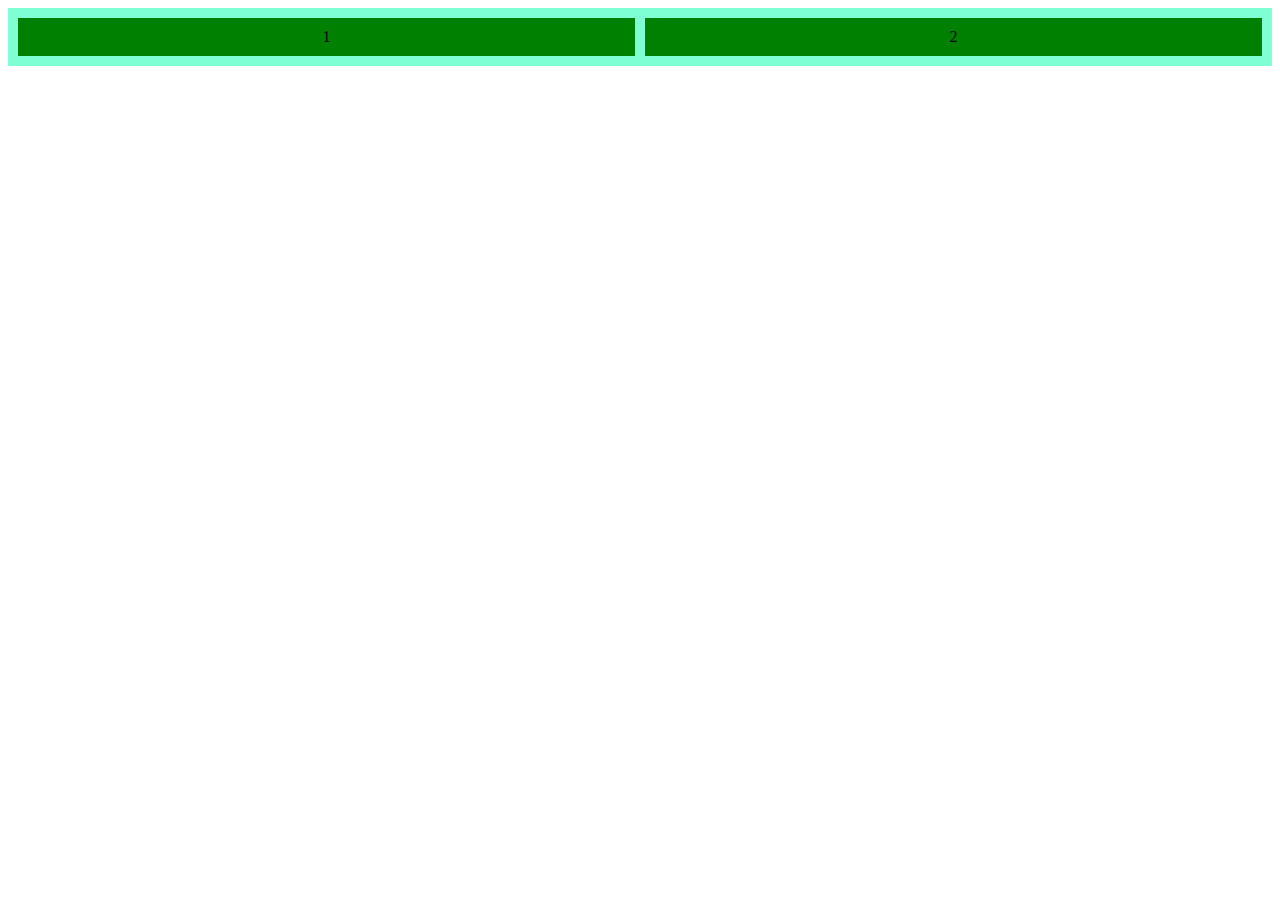
<file: projects/css-grid/index.html>
<!DOCTYPE html>
<html lang="es">
<head>
    <meta charset="UTF-8">
    <meta name="viewport" content="width=device-width, initial-scale=1.0">
    <title>CSS Grid</title>

    <link rel="stylesheet" href="css/estilos.css">
</head>
<body>
    <section>
        <div>1</div>
        <div>2</div>
    </section>
</body>
</html>
</file>
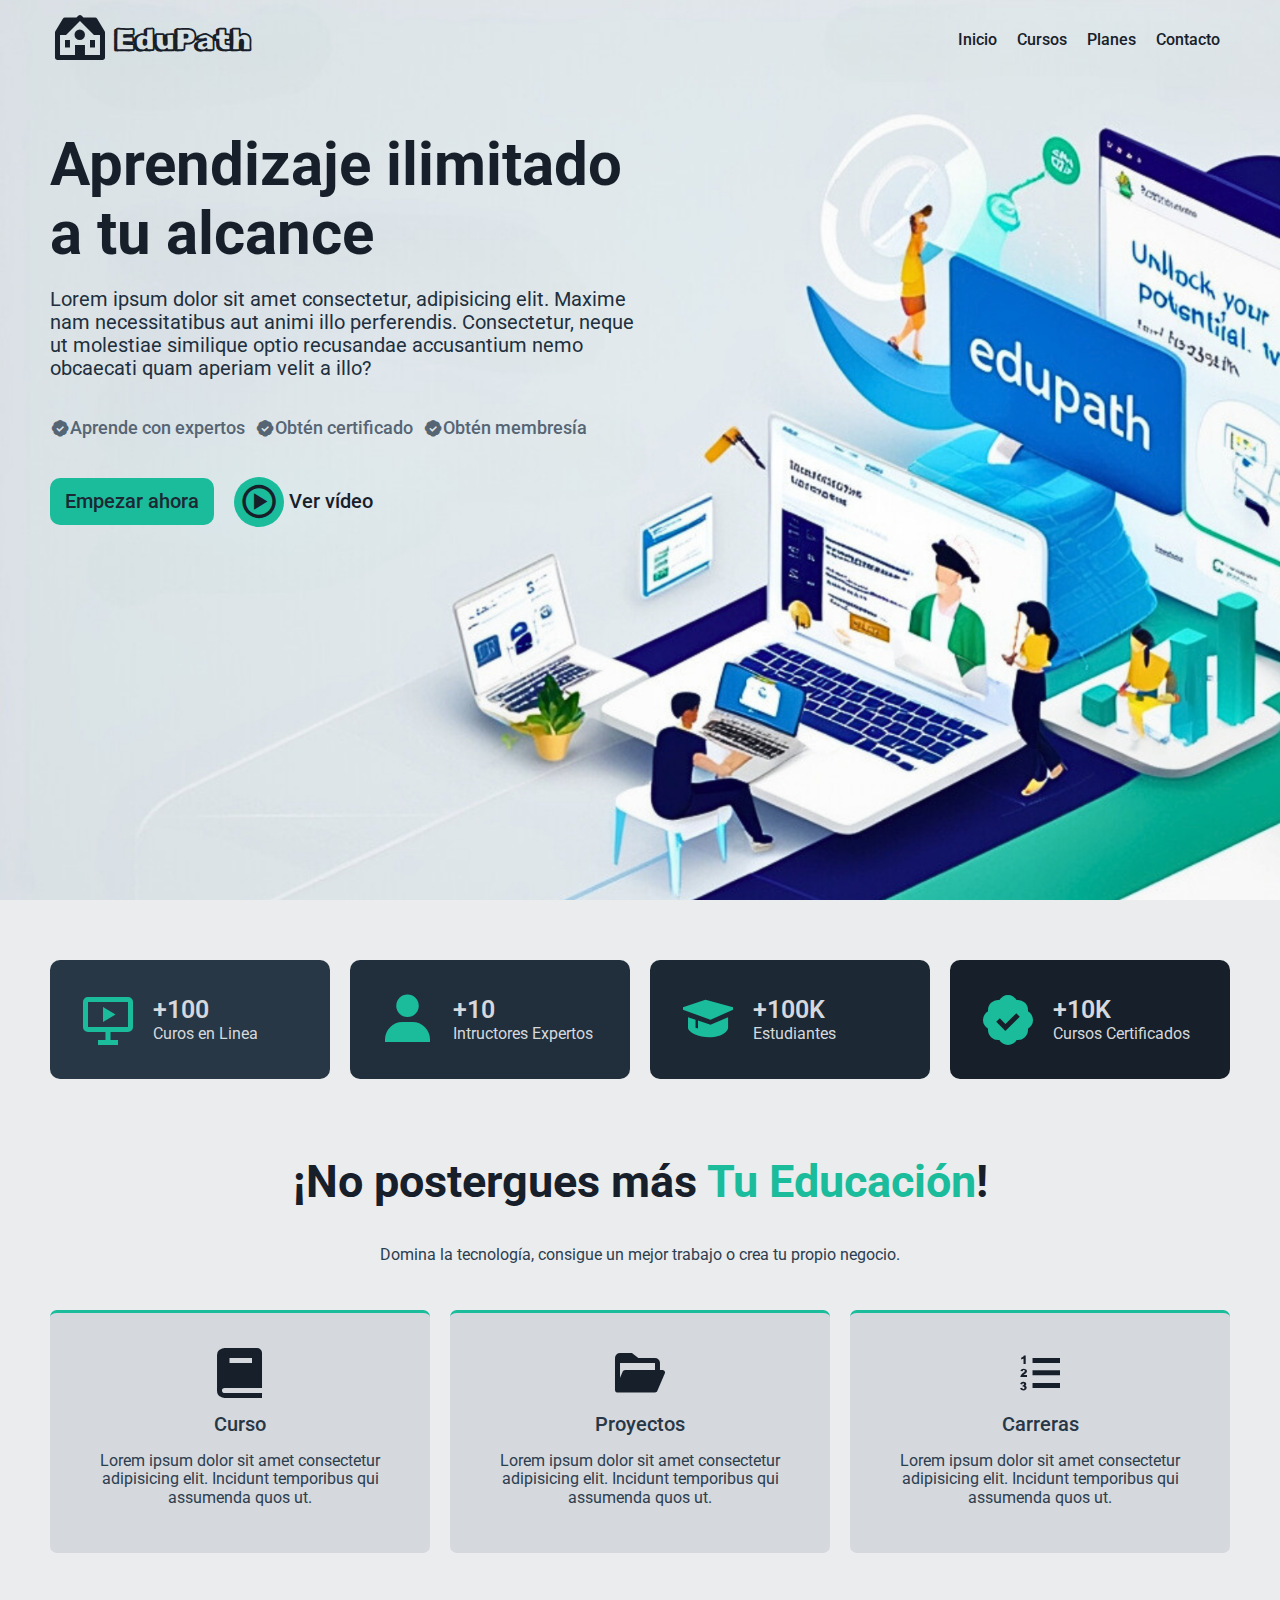
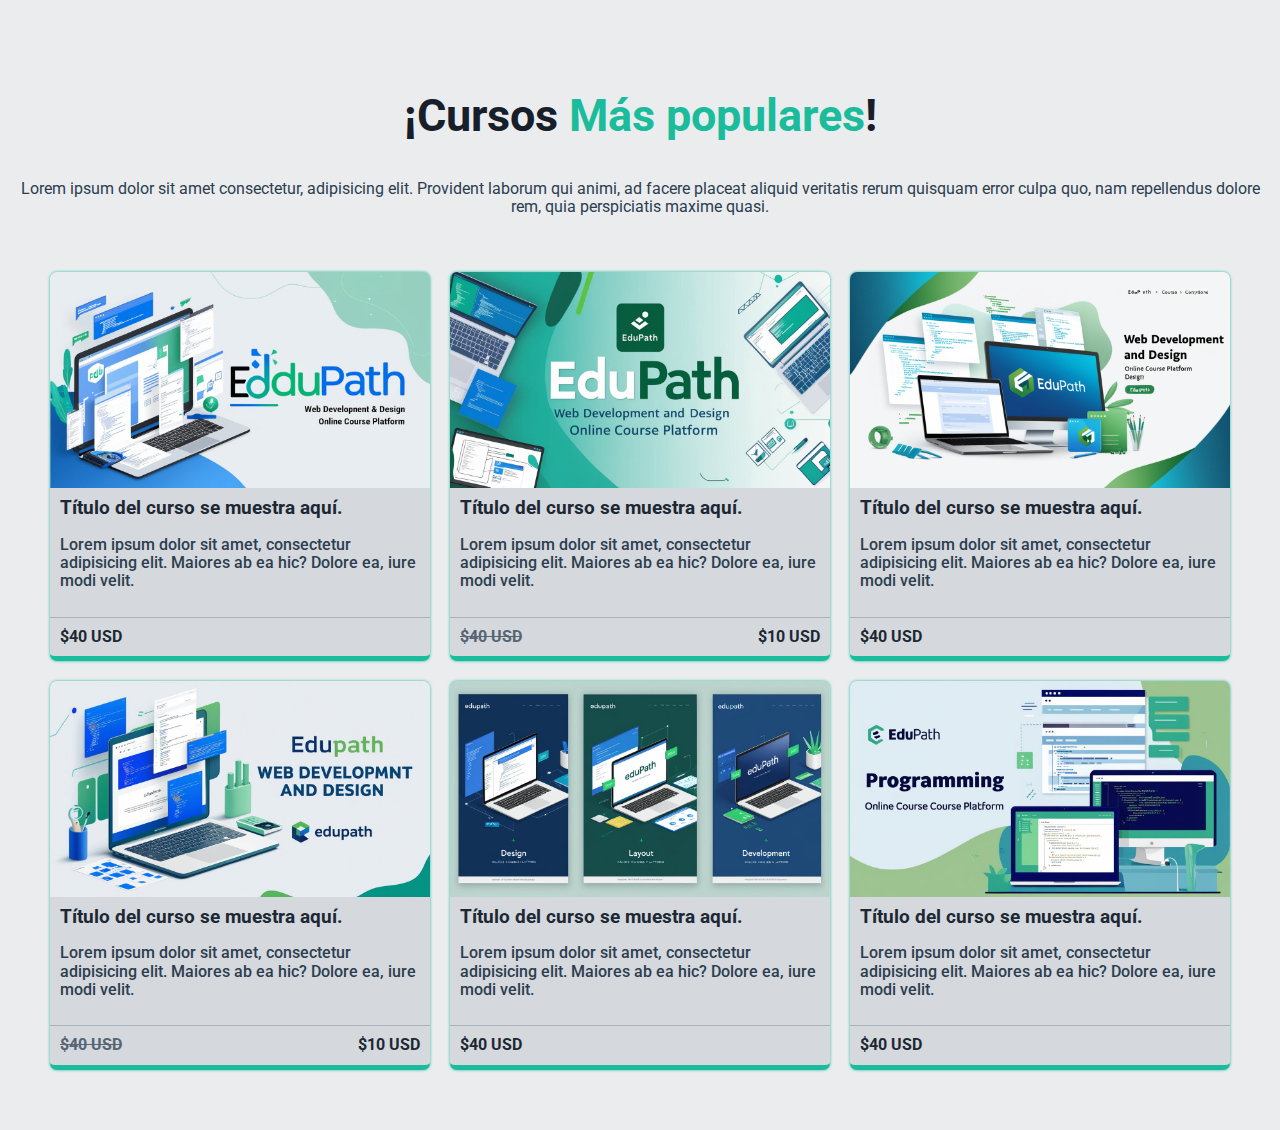
<file: projects/edu-path/index.html>
<!DOCTYPE html>
<html lang="es">

<head>
    <meta charset="UTF-8">
    <meta name="viewport" content="width=device-width, initial-scale=1.0">
    <title>Edu Path</title>

    <link rel="preconnect" href="https://fonts.googleapis.com">
    <link rel="preconnect" href="https://fonts.gstatic.com" crossorigin>
    <link
        href="https://fonts.googleapis.com/css2?family=Roboto:ital,wght@0,100;0,300;0,400;0,500;0,700;0,900;1,100;1,300;1,400;1,500;1,700;1,900&family=Rubik+Doodle+Shadow&display=swap"
        rel="stylesheet">

    <link href='https://unpkg.com/boxicons@2.1.4/css/boxicons.min.css' rel='stylesheet'>
    <link rel="stylesheet" href="styles/mormalize.css">

    <link rel="stylesheet" href="styles/main.css">
</head>

<body>

    <header class="header">
        <div class="header__container">
            <nav class="header__navbar navbar">
                <a href="" class="navbar__logo logo">
                    <i class="bx bxs-institution logo__icon"></i>
                    <span class="logo__text">EduPath</span>
                </a>

                <input type="checkbox" name="" id="menu-toggle" hidden>
                <label for="menu-toggle" class="navbar__menu-btn menu-btn">
                    <span class="menu-btn__line menu-btn__line--1"></span>
                    <span class="menu-btn__line menu-btn__line--2"></span>
                    <span class="menu-btn__line menu-btn__line--3"></span>
                </label>

                <div class="navbar__menu menu">
                    <a href="" class="menu__link">Inicio</a>
                    <a href="" class="menu__link">Cursos</a>
                    <a href="" class="menu__link">Planes</a>
                    <a href="" class="menu__link">Contacto</a>
                </div>
            </nav>

            <section class="header__intro intro">
                <h1 class="intro__title">Aprendizaje ilimitado a tu alcance</h1>
                <p class="intro__desc">
                    Lorem ipsum dolor sit amet consectetur, adipisicing elit. Maxime nam necessitatibus aut animi illo perferendis. Consectetur, neque ut molestiae similique optio recusandae accusantium nemo obcaecati quam aperiam velit a illo?
                </p>

                <div class="intro__features features">
                    <p class="features__item">
                        <i class="bx bxs-badge-check"></i>
                        <span>Aprende con expertos</span>
                    </p>
                    <p class="features__item">
                        <i class="bx bxs-badge-check"></i>
                        <span>Obtén certificado</span>
                    </p>
                    <p class="features__item">
                        <i class="bx bxs-badge-check"></i>
                        <span>Obtén membresía</span>
                    </p>
                </div>

                <div class="intro__actions actions">
                    <a href="" class="actions__start-button">Empezar ahora</a>
                    <button class="actions__play-btn play-btn">
                        <i class="bx bx-play-circle play-btn__icon"></i>
                        <span class="play-btn__text">Ver vídeo</span>
                    </button>
                </div>
            </section>
        </div>
    </header>

    <section class="overview">
        <div class="overview__container">

            <div class="overview__stats stats">
                <div class="stats__item stats__item--bg1">
                    <i class="bx bx-slideshow stats__icon"></i>
                    <p class="stats__text">
                        <span class="stats__number">+100</span>
                        <span class="stats__label">Curos en  Linea</span>
                    </p>
                </div>
                <div class="stats__item stats__item--bg2">
                    <i class='bx bxs-user stats__icon'></i>
                    <p class="stats__text">
                        <span class="stats__number">+10</span>
                        <span class="stats__label">Intructores Expertos</span>
                    </p>
                </div>
                <div class="stats__item stats__item--bg3">
                    <i class='bx bxs-graduation stats__icon'></i>
                    <p class="stats__text">
                        <span class="stats__number">+100K</span>
                        <span class="stats__label">Estudiantes</span>
                    </p>
                </div>

                <div class="stats__item stats__item--bg4">
                    <i class='bx bxs-badge-check stats__icon'></i>
                    <p class="stats__text">
                        <span class="stats__number">+10K</span>
                        <span class="stats__label">Cursos Certificados</span>
                    </p>
                </div>
            </div>

            <div class="overview__education education">
                <h2 class="education__title2">
                    ¡No postergues más 
                    <span class="education__title2-color">Tu Educación</span>!
                </h2>
                <p class="education__desc1">
                    Domina la tecnología, consigue un mejor trabajo o crea tu propio negocio.
                </p>

                <div class="education__content">
                    <div class="education__item">
                        <i class='bx bxs-book education__icon'></i>
                        <h4 class="education__item-title">Curso</h4>
                        <p class="education__item-desc">Lorem ipsum dolor sit amet consectetur adipisicing elit. Incidunt
                            temporibus qui assumenda quos ut.</p>
                    </div>

                    <div class="education__item">
                        <i class='bx bxs-folder-open education__icon'></i>
                        <h4 class="education__item-title">Proyectos</h4>
                        <p class="education__item-desc">Lorem ipsum dolor sit amet consectetur adipisicing elit. Incidunt
                            temporibus qui assumenda quos ut.</p>
                    </div>

                    <div class="education__item">
                        <i class='bx bx-list-ol education__icon'></i>
                        <h4 class="education__item-title">Carreras</h4>
                        <p class="education__item-desc">Lorem ipsum dolor sit amet consectetur adipisicing elit. Incidunt
                            temporibus qui assumenda quos ut.</p>
                    </div>
                </div>
            </div>

        </div>
    </section>

    <section class="courses">
        <h2 class="courses__title2">
            ¡Cursos 
            <span class="courses__title2-color">Más populares</span>!
        </h2>
        <p class="courses__desc1">
            Lorem ipsum dolor sit amet consectetur, adipisicing elit. Provident laborum qui animi, ad facere placeat aliquid veritatis rerum quisquam error culpa quo, nam repellendus dolore rem, quia perspiciatis maxime quasi.
        </p>

        <div class="courses__container">
            <a href="" class="courses__couese course">
                <img src="images/course-01.jpg" alt="Imagen de curso" class="course__image">
                <div class="course__text">
                    <h3 class="course__title">Título del curso se muestra aquí.</h3>
                    <p class="course__desc">Lorem ipsum dolor sit amet, consectetur adipisicing elit. Maiores ab ea hic? Dolore ea, iure
                        modi velit.</p>
                </div>
                <div class="course__footer">
                    <p class="course__price">$40 USD</p>
                </div>
            </a>
            <a href="" class="courses__couese course">
                <img src="images/course-02.jpg" alt="Imagen de curso" class="course__image">
                <div class="course__text">
                    <h3 class="course__title">Título del curso se muestra aquí.</h3>
                    <p class="course__desc">Lorem ipsum dolor sit amet, consectetur adipisicing elit. Maiores ab ea hic? Dolore ea, iure
                        modi velit.</p>
                </div>
                <div class="course__footer">
                    <p class="course__price course__price--line">$40 USD</p>
                    <p class="course__price">$10 USD</p>
                </div>
            </a>
            <a href="" class="courses__couese course">
                <img src="images/course-03.jpg" alt="Imagen de curso" class="course__image">
                <div class="course__text">
                    <h3 class="course__title">Título del curso se muestra aquí.</h3>
                    <p class="course__desc">Lorem ipsum dolor sit amet, consectetur adipisicing elit. Maiores ab ea hic? Dolore ea, iure
                        modi velit.</p>
                </div>
                <div class="course__footer">
                    <p class="course__price">$40 USD</p>
                </div>
            </a>
            <a href="" class="courses__couese course">
                <img src="images/course-04.jpg" alt="Imagen de curso" class="course__image">
                <div class="course__text">
                    <h3 class="course__title">Título del curso se muestra aquí.</h3>
                    <p class="course__desc">Lorem ipsum dolor sit amet, consectetur adipisicing elit. Maiores ab ea hic? Dolore ea, iure
                        modi velit.</p>
                </div>
                <div class="course__footer">
                    <p class="course__price course__price--line">$40 USD</p>
                    <p class="course__price">$10 USD</p>
                </div>
            </a>
            <a href="" class="courses__couese course">
                <img src="images/course-05.jpg" alt="Imagen de curso" class="course__image">
                <div class="course__text">
                    <h3 class="course__title">Título del curso se muestra aquí.</h3>
                    <p class="course__desc">Lorem ipsum dolor sit amet, consectetur adipisicing elit. Maiores ab ea hic? Dolore ea, iure
                        modi velit.</p>
                </div>
                <div class="course__footer">
                    <p class="course__price">$40 USD</p>
                </div>
            </a>
            <a href="" class="courses__couese course">
                <img src="images/course-06.jpg" alt="Imagen de curso" class="course__image">
                <div class="course__text">
                    <h3 class="course__title">Título del curso se muestra aquí.</h3>
                    <p class="course__desc">Lorem ipsum dolor sit amet, consectetur adipisicing elit. Maiores ab ea hic? Dolore ea, iure
                        modi velit.</p>
                </div>
                <div class="course__footer">
                    <p class="course__price">$40 USD</p>
                </div>
            </a>

        </div>
    </section>

</body>

</html>
</file>
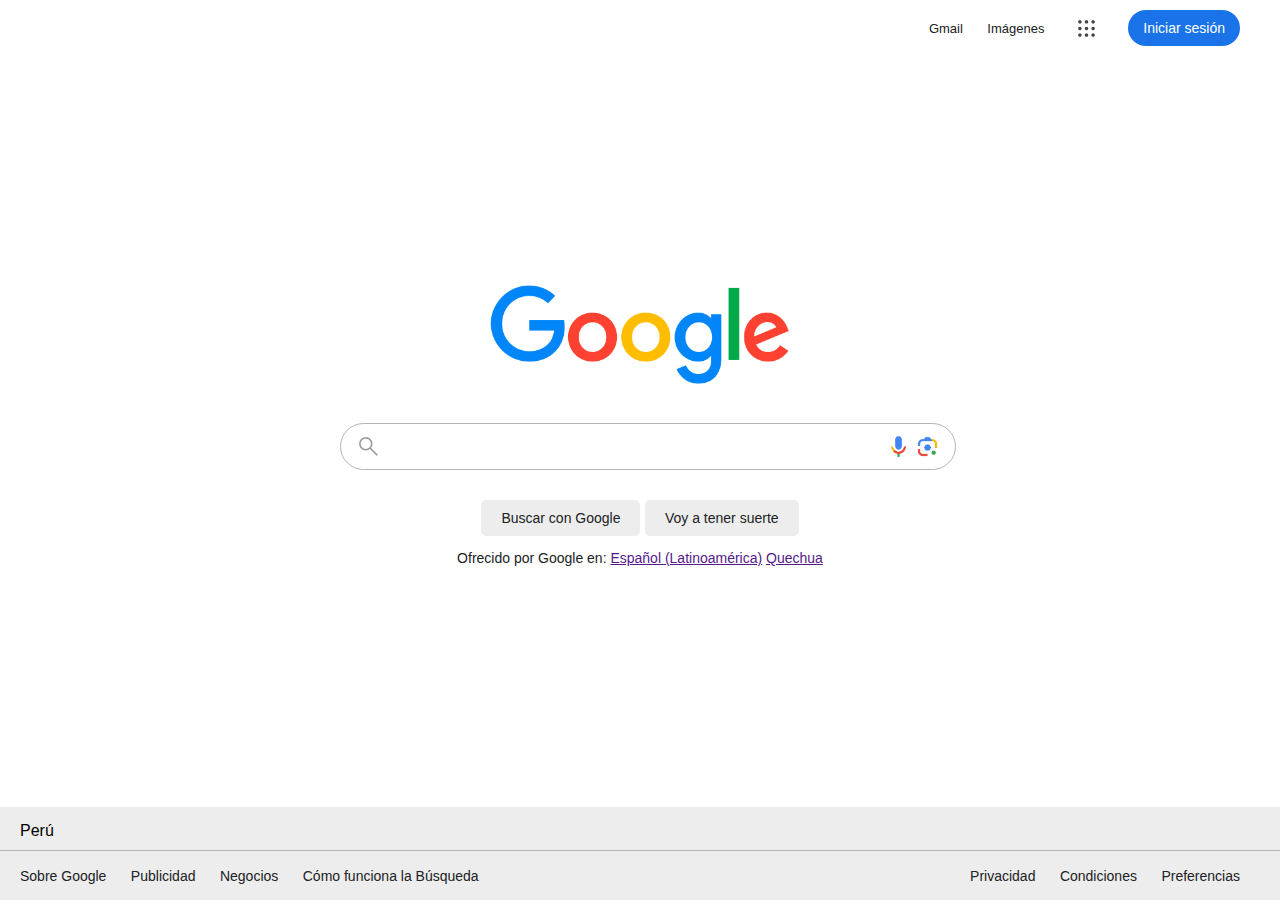
<file: projects/google-clone/index.html>
<!DOCTYPE html>
<html lang="es">
<head>
    <meta charset="UTF-8">
    <meta name="viewport" content="width=device-width, initial-scale=1.0">
    <title>Google Clone</title>

    <link rel="stylesheet" href="css/estilos.css">
</head>
<body>
    
    
    <header>
        <nav>
            <a href="" class="nav-link">Gmail</a>
            <a href="" class="nav-link">Imágenes</a>
            <a href="" class="nav-apps">
                <img src="img/apps-icon.png" alt="" width="25">
            </a>
            <a href="" class="nav-login">Iniciar sesión</a>
        </nav>
    </header>
    
    <main>
        <section class="logo">
            <img src="img/logo-google.png" alt="Logo de Google" width="300">
        </section>
        <section class="buscador-bar">
            <form action="">
                <label class="label-buscador">
                    <img src="img/search-icon.png" alt="Icono de buscar" width="25" class="icon-buscar">
                    <input type="text" name="buscar" id="buscar">
                    <div>
                        <a href="">
                            <img src="img/mic-icon.png" alt="Icono de micri" width="25">
                        </a>
                        <a href="">
                            <img src="img/camera-icon.png" alt="Icono de camara" width="25">
                        </a>
                    </div>
                    
                </label>
            </form>
        </section>
        <section class="botones">
            <button>Buscar con Google</button>
            <button>Voy a tener suerte</button>
            <p>
                Ofrecido por Google en:
                <a href="">Español (Latinoamérica)</a>
                <a href="">Quechua</a>
            </p>
        </section>
    </main>

    <footer>
        <div class="pais">Perú</div>
        <div class="footer-links">
            <ul>
                <li><a href="">Sobre Google</a></li>
                <li><a href="">Publicidad</a></li>
                <li><a href="">Negocios</a></li>
                <li><a href="">Cómo funciona la Búsqueda</a></li>
            </ul>

            <ul>
                <li><a href="">Privacidad</a></li>
                <li><a href="">Condiciones</a></li>
                <li><a href="">Preferencias</a></li>
            </ul>
        </div>
    </footer>

</body>
</html>
</file>
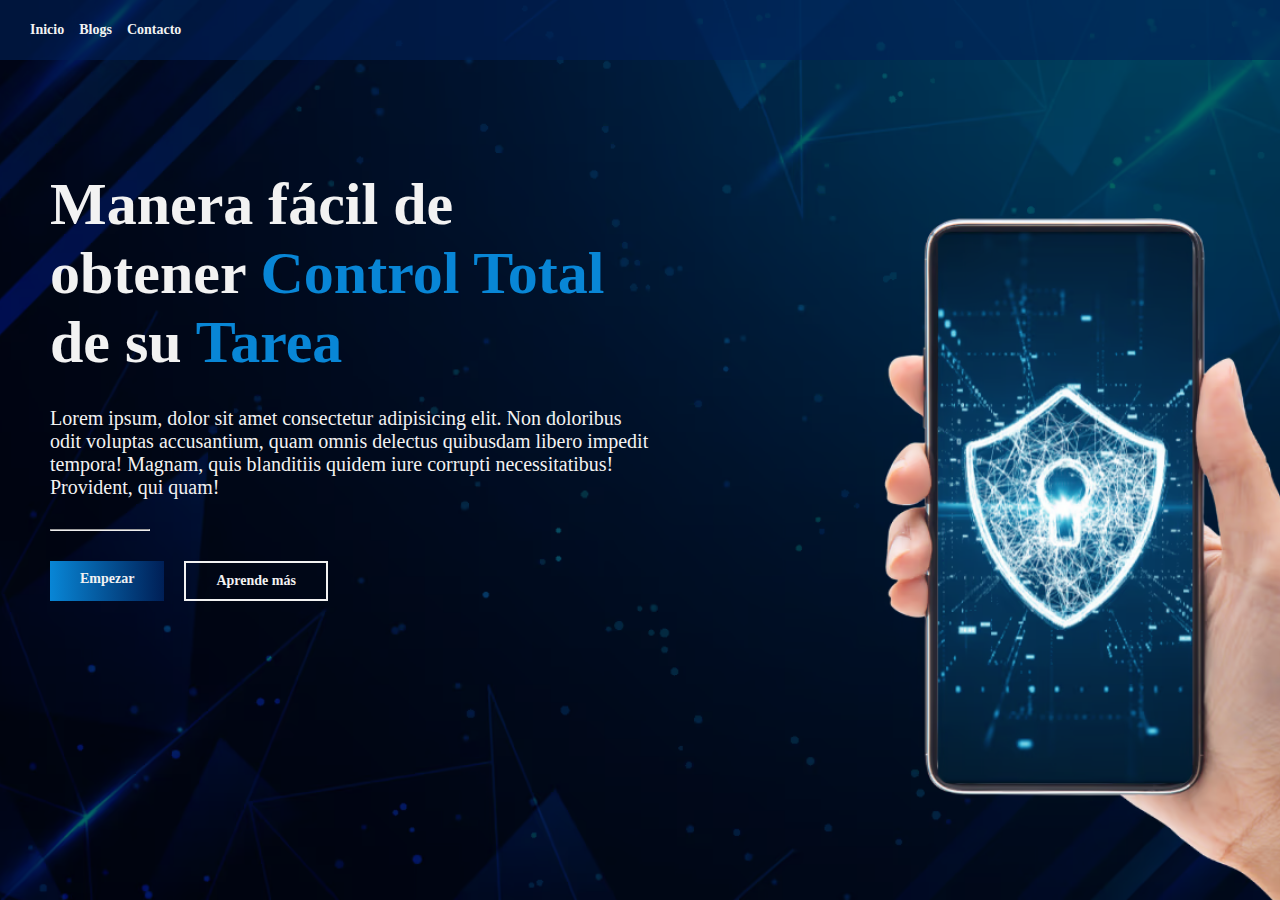
<file: projects/hero-responsive/index.html>
<!DOCTYPE html>
<html lang="es">

<head>
    <meta charset="UTF-8">
    <meta name="viewport" content="width=device-width, initial-scale=1.0">
    <title>Hero - Responsive</title>

    <link rel="stylesheet" href="estilos.css">
</head>

<body>
    <header class="header">
        <picture>
            <source media="(min-width: 900px)" 
            srcset="img/Prototype.avif 1x, img/Prototype.webp 1x, img/Prototype.png 1x" 
            sizes="100vw">

            <source srcset="img/Prototype-600.avif 1x, img/Prototype-600.webp 1x, img/Prototype-600.png 1x"
            sizes="100vw">

            <img src="img/Prototype-600.png" alt="Imagen de fondo">

        </picture>

        <nav class="navbar">
            <a href="">Inicio</a>
            <a href="">Blogs</a>
            <a href="">Contacto</a>
        </nav>

        <section class="hero">
            <div class="hero-content">
                <h1>Manera fácil de obtener
                    <span>Control Total</span> de su
                    <span>Tarea</span>
                </h1>
                <p>
                    Lorem ipsum, dolor sit amet consectetur adipisicing elit. Non doloribus odit voluptas accusantium, quam omnis delectus quibusdam libero impedit tempora! Magnam, quis blanditiis quidem iure corrupti necessitatibus! Provident, qui quam!
                </p>

                <hr>

                <div class="buttons">
                    <a href="" class="btn-primary">Empezar</a>
                    <a href="" class="btn-secondary">Aprende más</a>
                </div>
            </div>
        </section>
    </header>
</body>

</html>
</file>
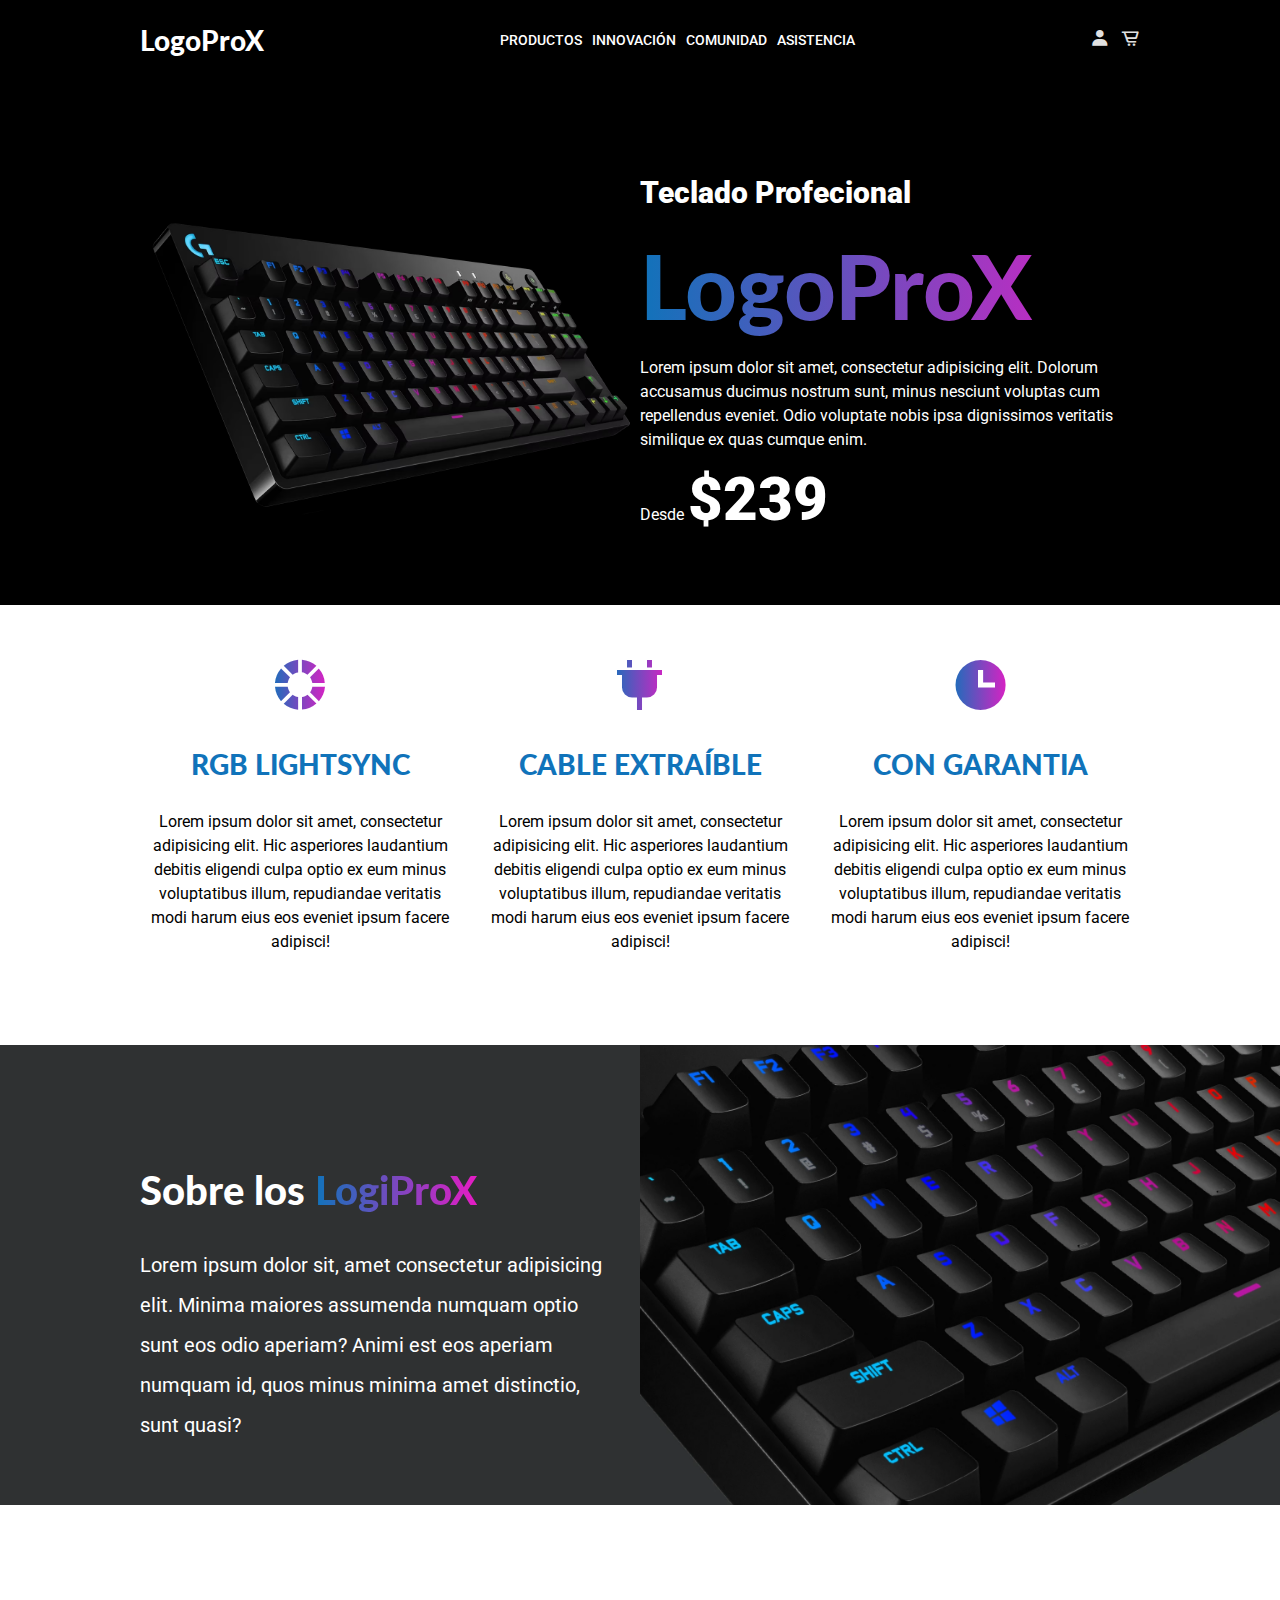
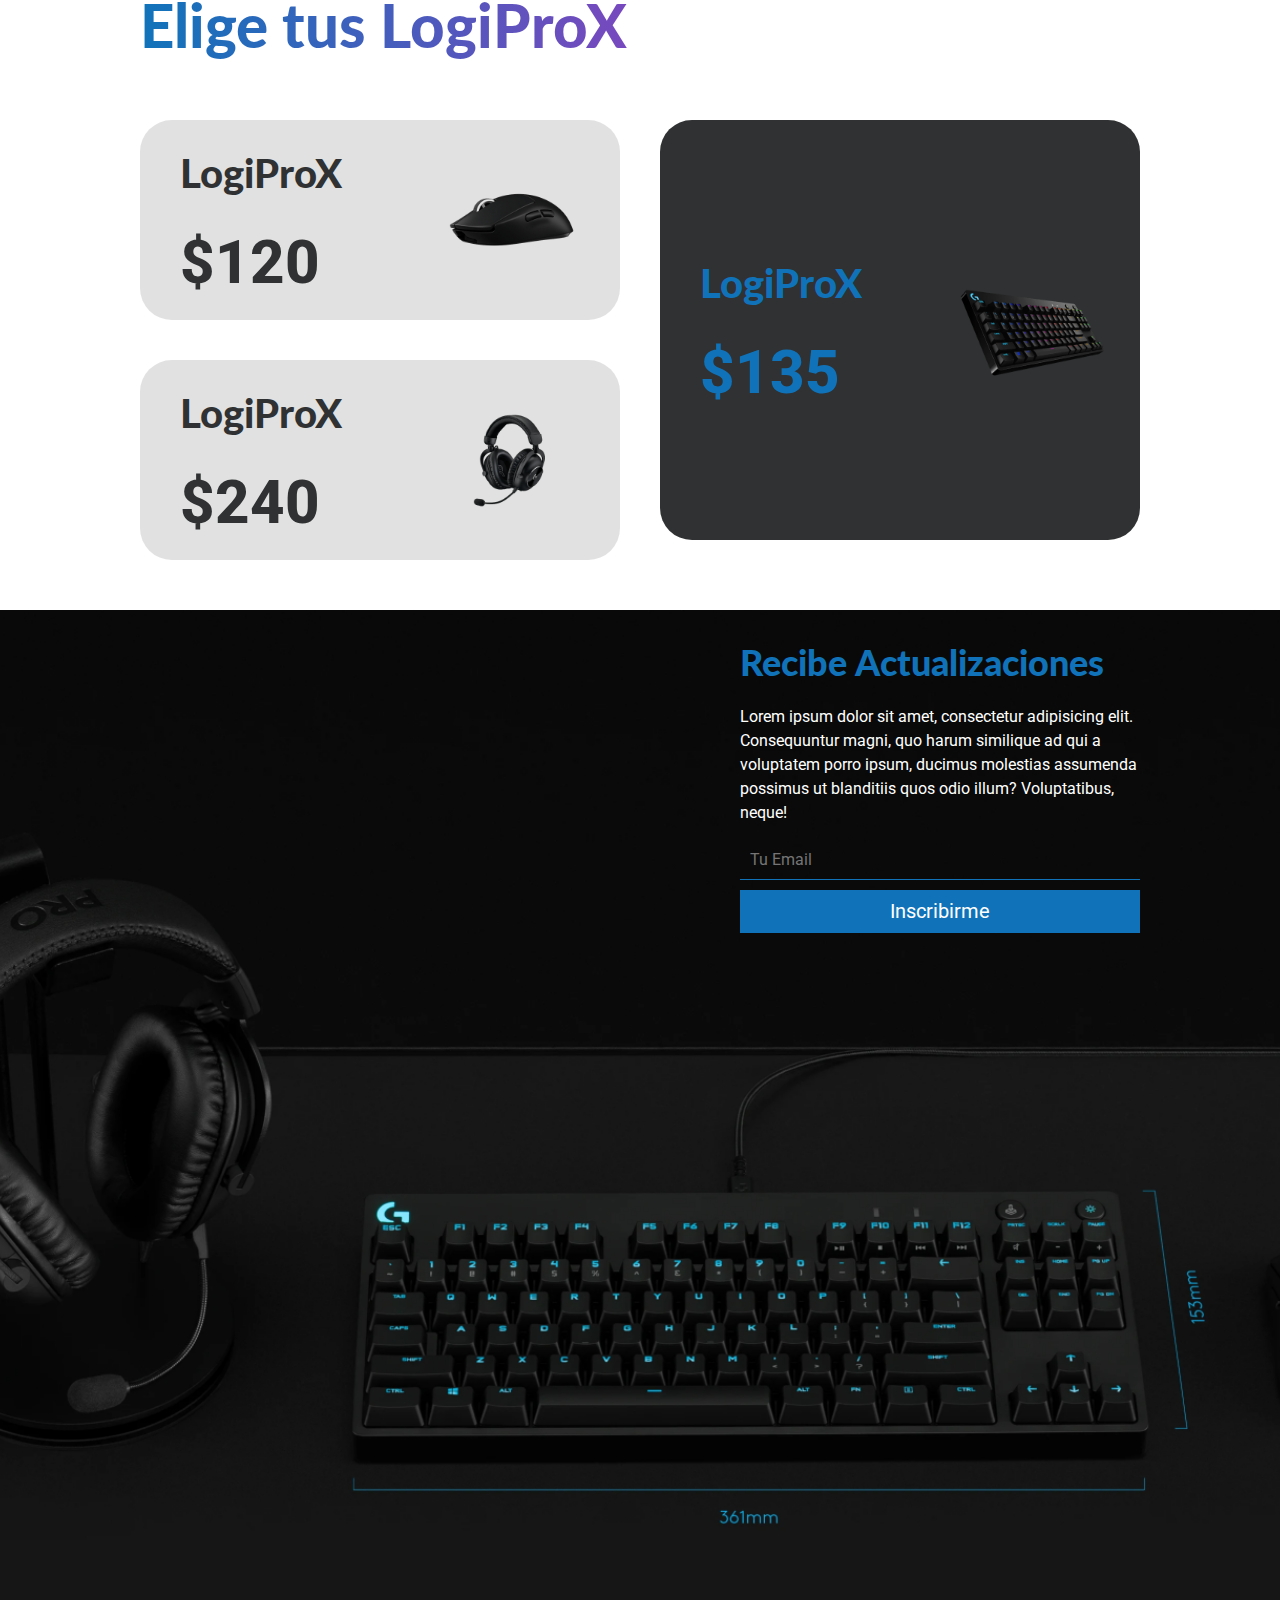
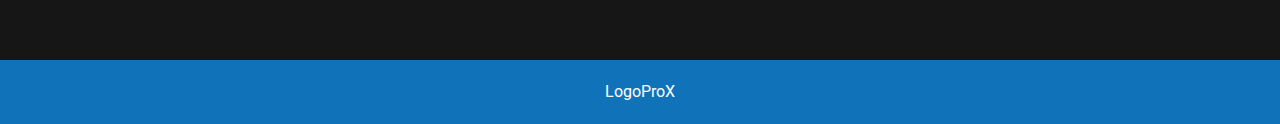
<file: projects/logi-pro-x/index.html>
<!DOCTYPE html>
<html lang="es">

<head>
    <meta charset="UTF-8">
    <meta name="viewport" content="width=device-width, initial-scale=1.0">
    <title>LogoProX</title>



    <link rel="preconnect" href="https://fonts.googleapis.com">
    <link rel="preconnect" href="https://fonts.gstatic.com" crossorigin>
    <link
        href="https://fonts.googleapis.com/css2?family=Lato:ital,wght@0,100;0,300;0,400;0,700;0,900;1,100;1,300;1,400;1,700;1,900&family=Roboto:ital,wght@0,100;0,300;0,400;0,500;0,700;0,900;1,100;1,300;1,400;1,500;1,700;1,900&display=swap"
        rel="stylesheet">

    <link href='https://unpkg.com/boxicons@2.1.4/css/boxicons.min.css' rel='stylesheet'>


    <link rel="stylesheet" href="css/normalize.css">
    <link rel="stylesheet" href="css/styles.css">
</head>

<body>
    <header class="header">
        <nav class="navbar container">
            <a href="" class="navbar-logo">
                <h2>LogoProX</h2>
            </a>
            <div class="navbar-menu" popover id="mymenu">
                <a href="">PRODUCTOS</a>
                <a href="">INNOVACIÓN</a>
                <a href="">COMUNIDAD</a>
                <a href="">ASISTENCIA</a>
            </div>
            <div class="navbar-btns">
                <a href=""><i class='bx bxs-user'></i></a>
                <a href=""><i class='bx bx-cart-alt'></i></a>
            </div>

            <button popovertarget="mymenu">Menu</button>
        </nav>
        <section class="header-content container">
            <div class="header-img">
                <picture>
                    <source srcset="img/logi-pro-x.avif" type="image/avif">
                    <source srcset="img/logi-pro-x.webp" type="image/webp">
                    <img src="img/logi-pro-x.png" alt="Imagen de un teclado" width="500">
                </picture>
            </div>
            <div class="header-text">
                <p class="product-slogan">Teclado Profecional</p>
                <h1 class="product-name purple-gradiente">LogoProX</h1>
                <p class="product-desc">
                    Lorem ipsum dolor sit amet, consectetur adipisicing elit. Dolorum accusamus ducimus nostrum sunt,
                    minus nesciunt voluptas cum repellendus eveniet. Odio voluptate nobis ipsa dignissimos veritatis
                    similique ex quas cumque enim.
                </p>
                <p class="product-price">Desde <span>$239</span></p>
            </div>
        </section>
    </header>

    <section class="features container">
        <div class="features-content">
            <div class="features-item">
                <i class="bx bxs-color purple-gradiente"></i>
                <h3>RGB LIGHTSYNC</h3>
                <p>
                    Lorem ipsum dolor sit amet, consectetur adipisicing elit. Hic asperiores laudantium debitis eligendi culpa optio ex eum minus voluptatibus illum, repudiandae veritatis modi harum eius eos eveniet ipsum facere adipisci!
                </p>
            </div>

            <div class="features-item">
                <i class='bx bxs-plug purple-gradiente' ></i>
                <h3>CABLE EXTRAÍBLE</h3>
                <p>
                    Lorem ipsum dolor sit amet, consectetur adipisicing elit. Hic asperiores laudantium debitis eligendi culpa optio ex eum minus voluptatibus illum, repudiandae veritatis modi harum eius eos eveniet ipsum facere adipisci!
                </p>
            </div>

            <div class="features-item">
                <i class='bx bxs-time purple-gradiente' ></i>
                <h3>CON GARANTIA</h3>
                <p>
                    Lorem ipsum dolor sit amet, consectetur adipisicing elit. Hic asperiores laudantium debitis eligendi culpa optio ex eum minus voluptatibus illum, repudiandae veritatis modi harum eius eos eveniet ipsum facere adipisci!
                </p>
            </div>
        </div>
    </section>  

    <section class="about">
        <div class="about-content container">
            <div class="about-text">
                <h2>Sobre los <span class="purple-gradiente">LogiProX</span></h2>
                <p>
                    Lorem ipsum dolor sit, amet consectetur adipisicing elit. Minima maiores assumenda numquam optio sunt eos odio aperiam? Animi est eos aperiam numquam id, quos minus minima amet distinctio, sunt quasi?
                </p>
            </div>
        </div>
    </section>

    <section class="product container">
        <h2 class="purple-gradiente">Elige tus LogiProX</h2>
        <div class="product-content">
            <div class="product-item mause">
                <h3>LogiProX</h3>
                <p>$120</p>
            </div>
            <div class="product-item headset">
                <h3>LogiProX</h3>
                <p>$240</p>
            </div>
            <div class="product-item keyboard">
                <h3>LogiProX</h3>
                <p>$135</p>
            </div>
        </div>
    </section>

    <section class="newsletter">
        <div class="newsletter-content container">
            <div class="newsletter-text">
                <h2>Recibe Actualizaciones</h2>
            <p>
                Lorem ipsum dolor sit amet, consectetur adipisicing elit. Consequuntur magni, quo harum similique ad qui a voluptatem porro ipsum, ducimus molestias assumenda possimus ut blanditiis quos odio illum? Voluptatibus, neque!
            </p>

            <form action="" class="newsletter-form">
                <div class="input">
                    <input type="email" name="" id="" placeholder="Tu Email" required>
                </div>
                <input type="submit" name="send" value="Inscribirme">
            </form>
            </div>
            
        </div>
    </section>

    <footer>
        <p>LogoProX</p>
    </footer>
</body>

</html>
</file>
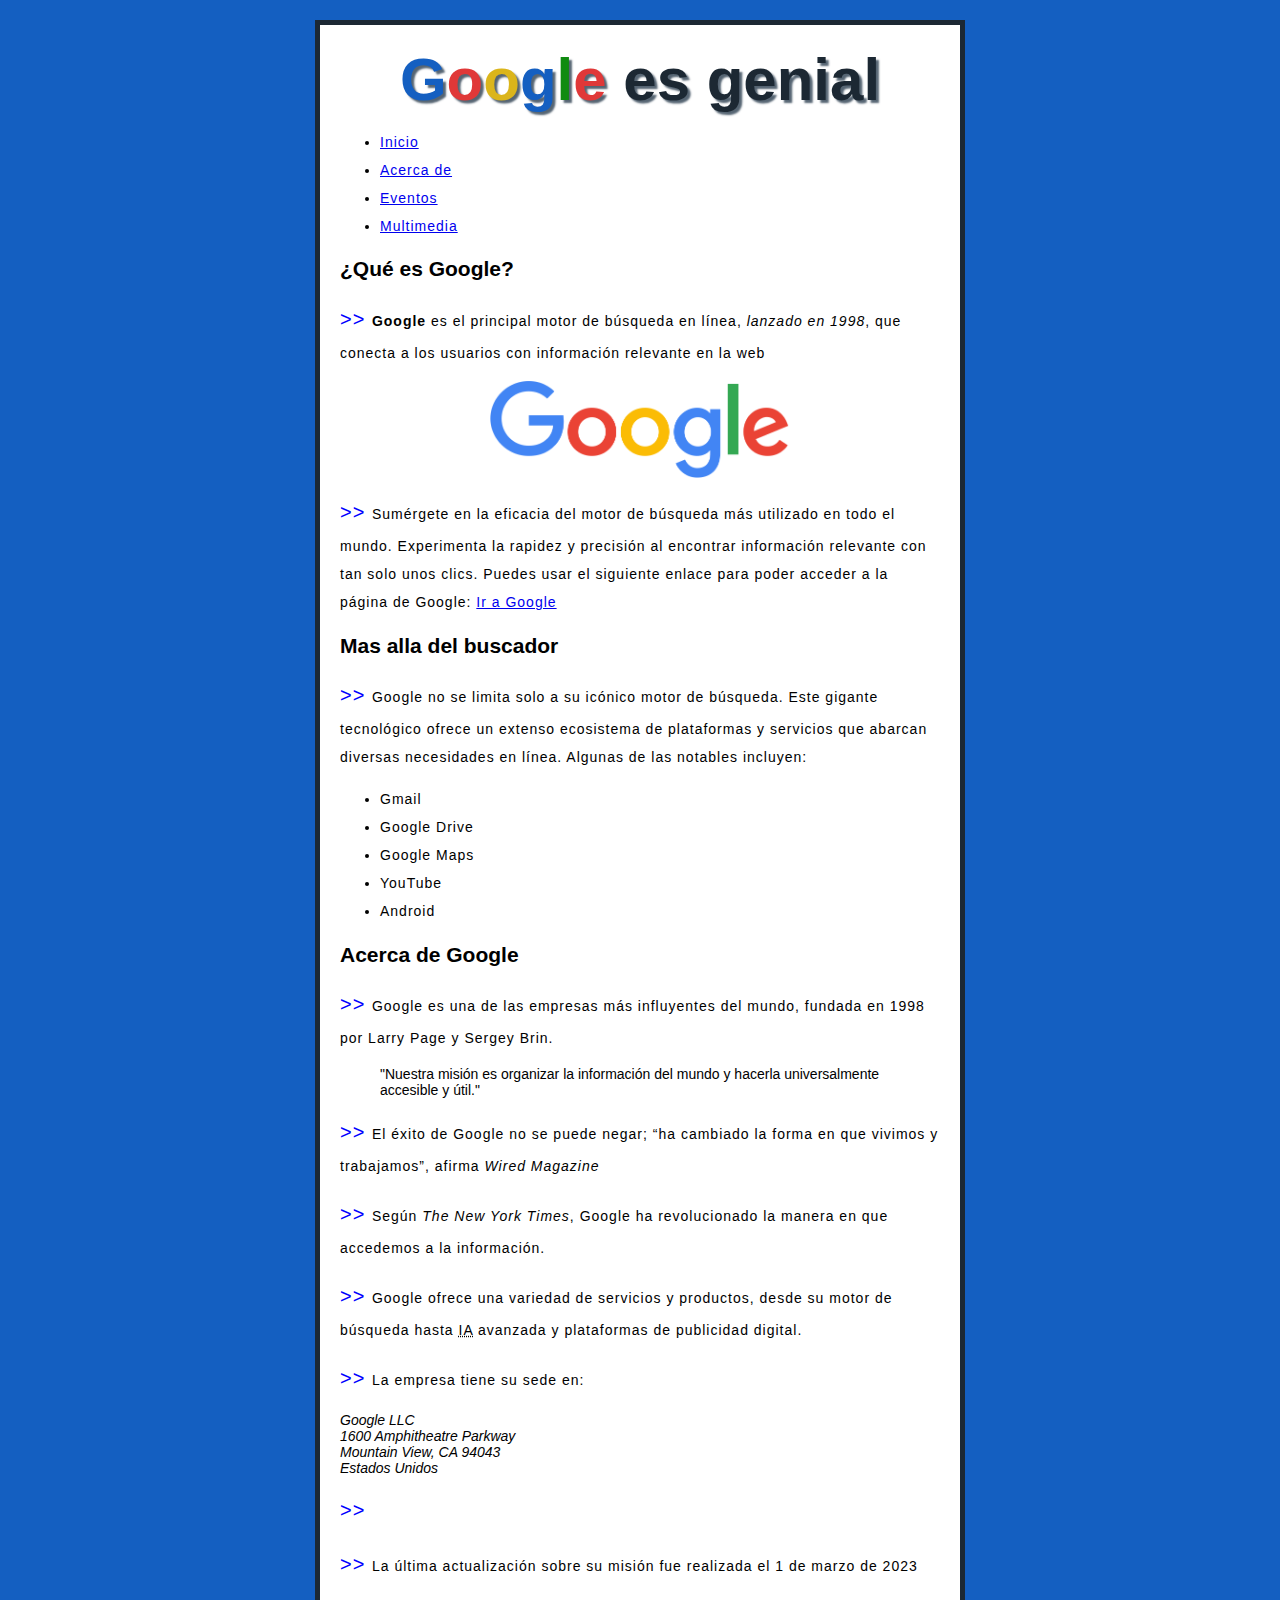
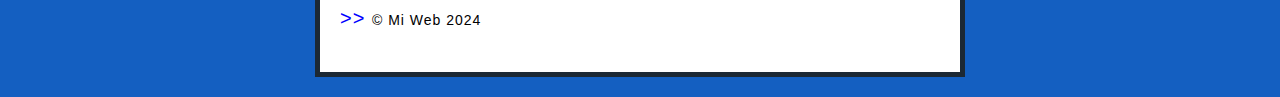
<file: projects/mi-web/index.html>
<!DOCTYPE html>
<html lang="es">

<head>
    <meta charset="UTF-8">
    <meta name="viewport" content="width=device-width, initial-scale=1.0">
    <meta name="robots" content="index, follow">
    <title>Mi Web - Blog y eventos sobre tegnolgias</title>
    <meta name="description" content="Descubre las últimas noticias, eventos y conferencias sobre tecnologías en nuestro blog. Mantente informado sobre tendencias y avances en la industria tecnológica.">
    <meta name="keywords" content="html, css, web">
    <meta name="author" content="Alex Roel">

    <!-- Open Graph -->
    <meta property="og:title" content="Mi Web - Blog y eventos sobre tegnolgias">
    <meta property="og:description" content="Explora las últimas noticias y eventos sobre tecnología en nuestro sitio.">
    <meta property="og:type" content="website">
    <meta property="og:url" content="https://mi-web.com">
    <meta property="og:image" content="https://mi-web.com/img/op-imaga.png">
    <meta property="og:site_name" content="Mi Web">

    <!-- <link rel="alternate" href="https://mi-web.com/en/" hreflang="en"> -->

    <link rel="icon" href="images/icon-mi-web.png" type="image/png">
    <link rel="stylesheet" href="css/estilos.css">

</head>

<body>

    <header>
        <h1><span>G</span><span>o</span><span>o</span><span>g</span><span>l</span><span>e</span>
        es genial</h1>

        <nav>
            <ul>
                <li><a href="index.html">Inicio</a></li>
                <li><a href="index.html#acerca-de">Acerca de</a></li>
                <li><a href="evento.html">Eventos</a></li>
                <li><a href="multimedia.html">Multimedia</a></li>
            </ul>
        </nav>
    </header>

    <main>
        <article>
            <section>
                <h2>¿Qué es Google?</h2>
                <p class="parrafo1" id="p1">
                    <strong>Google</strong> es el principal motor de búsqueda en línea, <em>lanzado en 1998</em>,
                    que conecta a los usuarios con información relevante en la web
                </p>

                <img src="images/google-logo.png" alt="Logo de Google" width="300" title="Logo de Google">

                <p>
                    Sumérgete en la eficacia del motor de búsqueda más utilizado en todo el mundo.
                    Experimenta la rapidez y precisión al encontrar información relevante con tan solo unos clics.
                    Puedes usar el siguiente enlace para poder acceder a la página de Google:
                    <a href="https://www.google.com/" target="_blank" title="Página de google">Ir a Google</a>
                </p>
            </section>

            <section>
                <h2>Mas alla del buscador</h2>
                <p>
                    Google no se limita solo a su icónico motor de búsqueda. Este gigante tecnológico ofrece un extenso
                    ecosistema
                    de
                    plataformas y servicios que abarcan diversas necesidades en línea. Algunas de las notables incluyen:
                </p>

                <ul>
                    <li>Gmail</li>
                    <li>Google Drive</li>
                    <li>Google Maps</li>
                    <li>YouTube</li>
                    <li>Android</li>
                </ul>
            </section>
        </article>
    </main>

    <section id="acerca-de">
        <h2>Acerca de Google</h2>
        <p>
            Google es una de las empresas más influyentes del mundo, fundada en 1998 por Larry Page y Sergey Brin.
        </p>

        <blockquote cite="https://www.google.com/about/">
            "Nuestra misión es organizar la información del mundo y hacerla universalmente accesible y útil."
        </blockquote>

        <p>
            El éxito de Google no se puede negar; <q>ha cambiado la forma en que vivimos y trabajamos</q>, afirma
            <cite>Wired Magazine</cite>
        </p>

        <p>
            Según <cite>The New York Times</cite>, Google ha revolucionado la manera en que accedemos a la información.
        </p>

        <p>Google ofrece una variedad de servicios y productos, desde su motor de búsqueda hasta <abbr
                title="Inteligencia Artificial">IA</abbr> avanzada y plataformas de publicidad digital.
        </p>

        <p>
            La empresa tiene su sede en:
            <address>
                Google LLC <br>
                1600 Amphitheatre Parkway<br>
                Mountain View, CA 94043<br>
                Estados Unidos
            </address>
        </p>

        <p>
            La última actualización sobre su misión fue realizada el <time datetime="2023-03-01">1 de marzo de 2023</time>
        </p>

    </section>

    <footer>
        <p>&copy; Mi Web 2024</p>
    </footer>

</body>

</html>
</file>
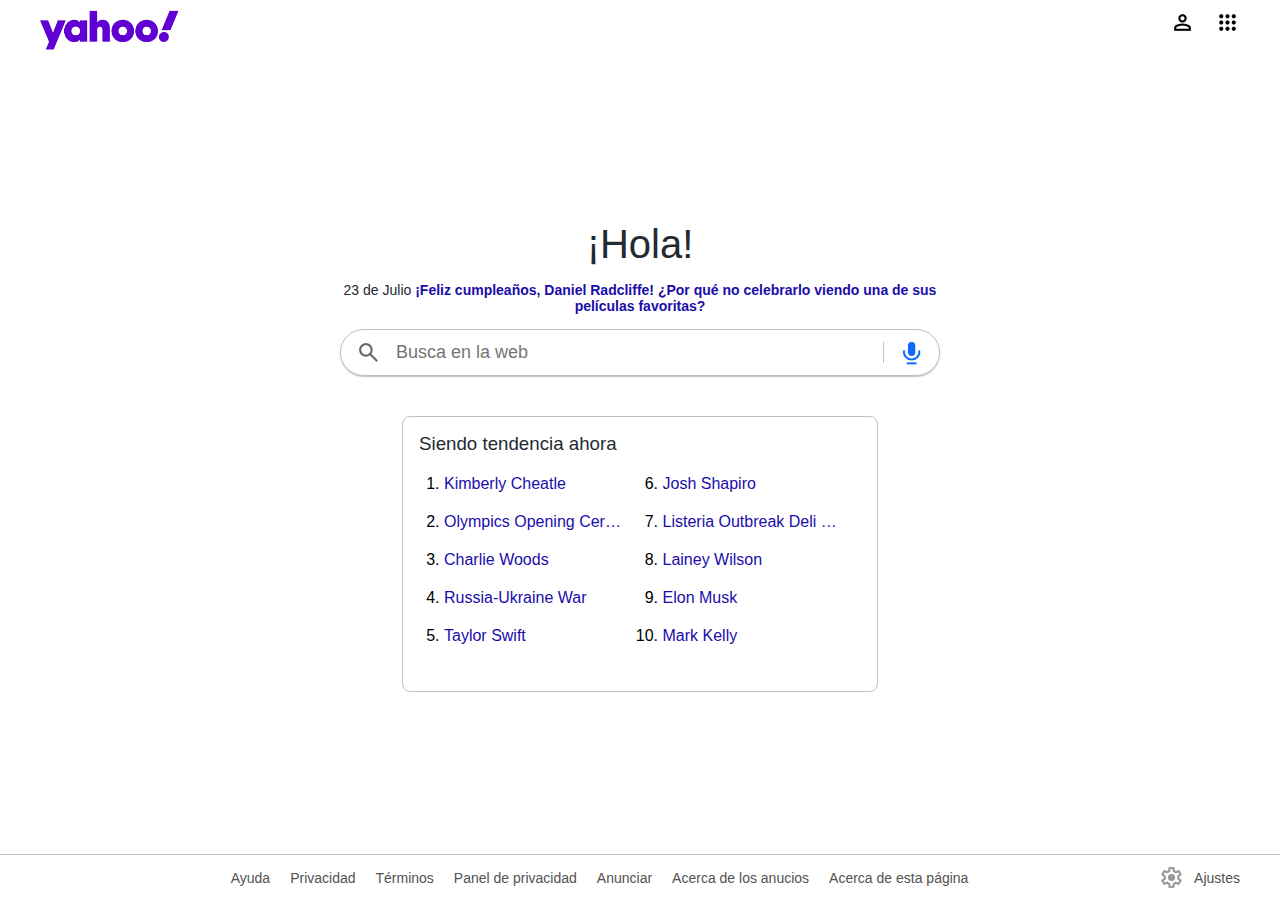
<file: projects/yahoo-clone/index.html>
<!DOCTYPE html>
<html lang="es">
<head>
    <meta charset="UTF-8">
    <meta name="viewport" content="width=device-width, initial-scale=1.0">
    <title>Yahoo Clon</title>

    <link rel="stylesheet" href="css/estilos.css">
</head>
<body>
    
    <header>
        <a href="">
            <img src="img/yahoo-logo.png" alt="Logo de yahoo" height="40">
        </a>

        <nav>
            <a href="" title="Iniciar sesion">
                <img src="img/person-icon.png" alt="Ícono de usuario" width="25">
            </a>
            <a href="" title="Todas la aplicaciones">
                <img src="img/apps-icon.png" alt="Ícono de aplicaciones" width="25">
            </a>
        </nav>
    </header>

    <main>
        <section class="header">
            <h2>¡Hola!</h2>
            <p><time datetime="23-07-2024">23 de Julio</time> <a href="">¡Feliz cumpleaños, Daniel Radcliffe! ¿Por qué no celebrarlo viendo una de sus películas favoritas?</a></p>
        </section>

        <section class="buscador">
            <form action="">
                <label>
                    <img src="img/search-icon.png" alt="Ícono de buscar" width="25">
                    <input type="text" name="buscar" id="buscar" placeholder="Busca en la web">
                    <img src="img/voiceS-icon.png" alt="Ícono de micrófono" width="25">
                </label>
            </form>
        </section>

        <section class="tendencias">
            <div class="tendencias-contenido">
                <h3>Siendo tendencia ahora</h3>
                <ol>
                    <li><a href="">Kimberly Cheatle</a></li>
                    <li><a href="">Olympics Opening Ceremony</a></li>
                    <li><a href="">Charlie Woods</a></li>
                    <li><a href="">Russia-Ukraine War</a></li>
                    <li><a href="">Taylor Swift</a></li>
                    <li><a href="">Josh Shapiro</a></li>
                    <li><a href="">Listeria Outbreak Deli Meats</a></li>
                    <li><a href="">Lainey Wilson</a></li>
                    <li><a href="">Elon Musk</a></li>
                    <li><a href="">Mark Kelly</a></li>
                </ol>
            </div>
        </section>
    </main>

    <footer>
        <ul>
            <li><a href="">Ayuda</a></li>
            <li><a href="">Privacidad</a></li>
            <li><a href="">Términos</a></li>
            <li><a href="">Panel de privacidad</a></li>
            <li><a href="">Anunciar</a></li>
            <li><a href="">Acerca de los anucios</a></li>
            <li><a href="">Acerca de esta página</a></li>
        </ul>

        <a href="" class="ajustes">
            <img src="img/setting-icon.png" alt="Ícono de ajustes" width="25">
            <span>Ajustes</span>
        </a>
    </footer>
</body>
</html>
</file>
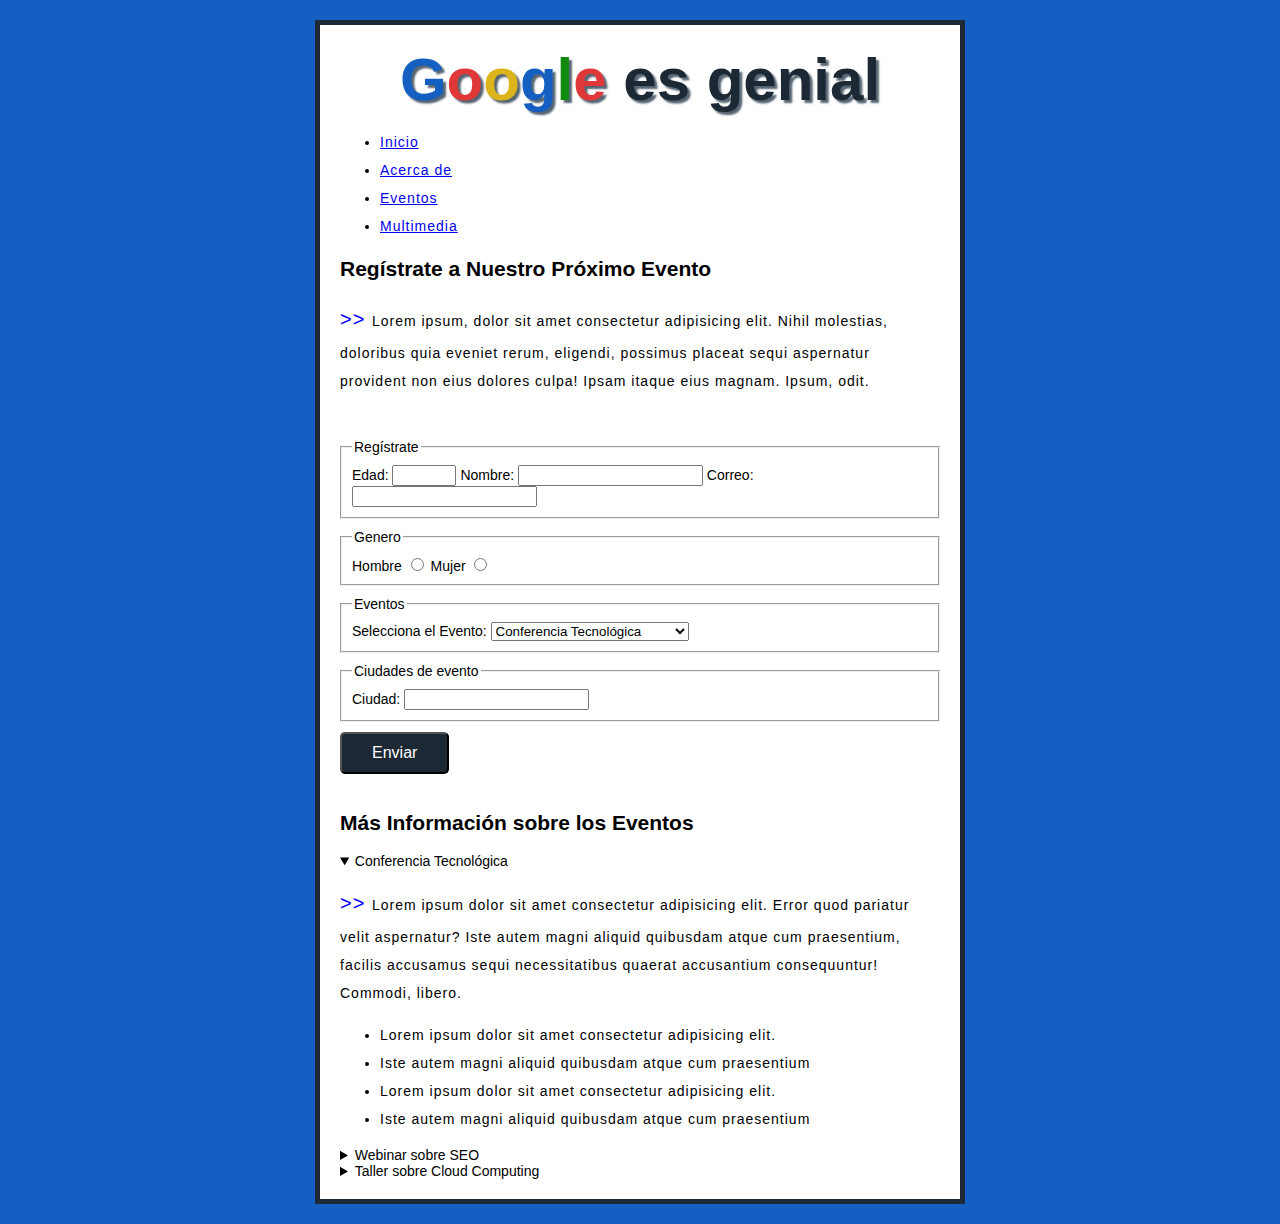
<file: projects/mi-web/evento.html>
<!DOCTYPE html>
<html lang="es">

<head>
    <meta charset="UTF-8">
    <meta name="viewport" content="width=device-width, initial-scale=1.0">
    <title>Mi Web - Eventos</title>

    <link rel="stylesheet" href="css/estilos.css">
</head>

<body>

    <header>
        <h1><span>G</span><span>o</span><span>o</span><span>g</span><span>l</span><span>e</span>
            es genial</h1>

        <nav>
            <ul>
                <li><a href="index.html">Inicio</a></li>
                <li><a href="index.html#acerca-de">Acerca de</a></li>
                <li><a href="evento.html">Eventos</a></li>
                <li><a href="multimedia.html">Multimedia</a></li>
            </ul>
        </nav>
    </header>

    <section>
        <h2>Regístrate a Nuestro Próximo Evento</h2>
        <p>
            Lorem ipsum, dolor sit amet consectetur adipisicing elit. Nihil molestias, doloribus quia eveniet rerum,
            eligendi, possimus placeat sequi aspernatur provident non eius dolores culpa! Ipsam itaque eius magnam.
            Ipsum, odit.
        </p>

        <form action="/index.html" method="post">
            <fieldset>
                <legend>Regístrate</legend>
                <label>Edad:
                    <input type="number" name="edad" id="edad" required min="18" max="100">
                </label>
                <label>Nombre:
                    <input type="text" name="nombre" id="nombre" required minlength="2" maxlength="20">
                </label>

                <label>Correo:
                    <input type="email" name="correo" id="correo" required>
                </label>
            </fieldset>

            <fieldset>
                <legend>Genero</legend>
                <label>Hombre
                    <input type="radio" name="genero" id="hombre" value="hombre" required>
                </label>
                <label>Mujer
                    <input type="radio" name="genero" id="mujer" value="mujer" required>
                </label>
            </fieldset>

            <fieldset>
                <legend>Eventos</legend>
                <label for="envento">Selecciona el Evento: </label>
                <select name="envento" id="envento">
                    <option value="conferencia_tec">Conferencia Tecnológica</option>
                    <option value="webinar_seo">Webinar sobre SEO</option>
                    <option value="taller_cloud">Taller sobre Cloud Computing</option>
                </select>
            </fieldset>

            <fieldset>
                <legend>Ciudades de evento</legend>
                <label for="ciudad">Ciudad: </label>
                <input list="ciudades" id="ciudad" name="ciudad" required>
                <datalist id="ciudades">
                    <option value="Madrid">
                    <option value="Barcelona">
                    <option value="Valencia">
                    <option value="Sevilla">
                    <option value="Bilbao">
                </datalist>
            </fieldset>

            <button type="submit">Enviar</button>
        </form>
    </section>

    <section>
        <h2>Más Información sobre los Eventos</h2>

        <details open>
            <summary>Conferencia Tecnológica</summary>
            <div>
                <p>
                    Lorem ipsum dolor sit amet consectetur adipisicing elit. Error quod pariatur velit aspernatur? Iste autem magni aliquid quibusdam atque cum praesentium, facilis accusamus sequi necessitatibus quaerat accusantium consequuntur! Commodi, libero.
                </p>

                <ul>
                    <li>Lorem ipsum dolor sit amet consectetur adipisicing elit.</li>
                    <li>Iste autem magni aliquid quibusdam atque cum praesentium</li>
                    <li>Lorem ipsum dolor sit amet consectetur adipisicing elit.</li>
                    <li>Iste autem magni aliquid quibusdam atque cum praesentium</li>
                </ul>
            </div>            
        </details>

        <details>
            <summary>Webinar sobre SEO</summary>
            <p>
                Lorem ipsum, dolor sit amet consectetur adipisicing elit. Distinctio fuga expedita culpa ad repellendus eius fugiat ipsum id debitis. Modi minima eum sed quas, quia ut in laboriosam repellendus expedita.
            </p>
        </details>

        <details>
            <summary>Taller sobre Cloud Computing</summary>
            <p>
                Lorem ipsum, dolor sit amet consectetur adipisicing elit. Distinctio fuga expedita culpa ad repellendus eius fugiat ipsum id debitis. Modi minima eum sed quas, quia ut in laboriosam repellendus expedita.
            </p>
        </details>
    </section>
</body>

</html>
</file>
<file: projects/css-grid/css/estilos.css>
section{
    background-color: aquamarine;
    padding: 10px;
    display: grid;
    gap: 10px;

    grid-template-columns: repeat(auto-fit, minmax(100px, 1fr));
    
}

div{
    background-color: green;
    text-align: center;
    padding: 10px;
}
</file>
<file: projects/edu-path/styles/main.css>
@import url(base.css);

@import url(header/header.css);
@import url(header/header__navbar.css);
@import url(header/header__intro.css);

@import url(overview/overview__stats.css);
@import url(overview/overview__education.css);

@import url(courses/courses.css);
</file>
<file: projects/google-clone/css/estilos.css>
:root{
    --color-azul: #1a73e8;
    --color-negro: #202124;
    --color-blanco: #ffffff;
    --color-claro: #ededed;
    --color-gris: #b4b4b4;

    --fuente-principal: Arial, Helvetica, sans-serif;
}

body{
    font-family: var(--fuente-principal);
    height: 100vh;
    width: 100vw;
    margin: 0;
    position: relative;
}

header{
    overflow: hidden;
}

header nav{
    float: right;
    margin-right: 30px;
    padding: 10px 0;
}

nav a{
    text-decoration: none;
    display: inline-block;
    margin: 0 10px;
    font-size: 13px;
    vertical-align: middle;
}

nav .nav-link{
    color: var(--color-negro);
}

nav .nav-link:hover{
    text-decoration: underline;
}

nav .nav-apps{
    padding: 5px;
    border-radius: 50%;
}

nav .nav-apps:hover{
    background-color: var(--color-claro);
}

nav .nav-apps img{
    display: inline-block;
    vertical-align: middle;
}

nav .nav-login{
    background-color: var(--color-azul);
    color: var(--color-blanco);
    padding: 10px 15px;
    font-size: 14px;
    border-radius: 100px;
}

nav .nav-login:hover{
    box-shadow: 0 0 3px var(--color-azul);
}

/* Estilos de main
=================================*/
main{
    width: 600px;
    height: 400px;
    position: absolute;
    inset: 0;
    margin: auto;
    text-align: center;
}

.buscador-bar .label-buscador{
    display: block;
    border: 1px solid var(--color-gris);
    padding: 10px 15px;
    border-radius: 100px;
    width: 584px;
    overflow: hidden;
}

.buscador-bar .label-buscador:hover{
    box-shadow: 0 0 3px var(--color-gris);
}

.buscador-bar .label-buscador img{
    vertical-align: middle;
}

.label-buscador .icon-buscar, 
.label-buscador input{
    float: left;
    margin-right: 10px;
    vertical-align: middle;
}

.label-buscador div{
    float: right;
}

.label-buscador div a{
    display: inline-block;
}

.label-buscador input{
    font-size: 16px;
    width: 80%;
    border: none;
}

.label-buscador input:focus{
    outline: none;
}

/* Estilo de los botones
=================================*/
.botones{
    margin-top: 30px;
}

.botones button{
    all: unset;
    padding: 10px 20px;
    font-size: 14px;
    background-color: var(--color-claro);
    cursor: pointer;
    border-radius: 5px;
    color: var(--color-negro);
}

.botones button:hover{
    outline: 1px solid var(--color-gris);
}

.botones p{
    font-size: 14px;
    color: var(--color-negro);
}
/* Estilos de footer
=================================*/
footer{
    position: absolute;
    bottom: 0;
    left: 0;
    width: 100%;
    background-color: var(--color-claro);
    padding: 15px 0;
}

footer .pais{
    padding-left: 20px;
    padding-bottom: 10px;
    border-bottom: 1px solid var(--color-gris);
}

.footer-links{
    padding: 0 20px;
    overflow: hidden;
}

.footer-links ul{
    list-style: none;
    padding: 0;
    margin-bottom: 0;
}

.footer-links ul:first-child{
    float: left;
}

.footer-links ul:last-child{
    float: right;
}

.footer-links ul li{
    display: inline-block;
    margin-right: 20px;
}

.footer-links ul a{
    text-decoration: none;
    color: var(--color-negro);
    font-size: 14px;
}

.footer-links ul a:hover{
    text-decoration: underline;
}
</file>
<file: projects/hero-responsive/estilos.css>
* {
    padding: 0;
    margin: 0;
    box-sizing: border-box;
}

body {
    font-family: Cambria, Cochin, Georgia, Times, 'Times New Roman', serif;
    color: #f2f2f2;
    font-size: 14px;
}

/* .header{
    width: 100%;
    height: 100vh;

    background-image: url(img/Prototype-600.png);
    background-repeat:  no-repeat;
    background-size: cover;
    background-position: center;
}

@media (min-width: 992px){
    .header{
        background-image: url(img/Prototype.png);
    }
} */

.header {
    width: 100%;
    height: 100vh;
    position: relative;
    overflow: hidden;
}

.header picture,
.header img {
    position: absolute;
    top: 0;
    left: 0;
    width: 100%;
    height: 100%;
    object-fit: cover;
    z-index: -1;
}

@media (min-width: 800px) and (max-width: 899px) {
    .header {
        background-image: url(img/Prototype.png);
    }
}

.navbar {
    height: 60px;
    background-color: rgba(0, 32, 86, 0.6);

    display: flex;
    align-items: center;
    gap: 15px;
    padding-left: 30px;
}

.navbar a {
    text-decoration: none;
    color: #f2f2f2;
    font-weight: bold;
}

.navbar a:hover {
    color: #0886d6;
}

.hero {
    width: 100%;
    max-width: 1200px;
    margin-inline: auto;
    padding: 10px;
    margin-top: 10px;
}

@media (min-width: 900px) {
    .hero {
        margin-top: 100px;
    }
}

.hero-content {
    width: 100%;
    height: 100%;
    text-align: center;
}

@media (min-width: 900px) {
    .hero-content {
        width: 600px;
        text-align: start;
    }
}

@media (min-width: 800px) and (max-width: 899px) {
    .hero-content {
        width: 550px;
        text-align: start;
    }
}

.hero-content h1 {
    font-size: 30px;
}

.hero-content h1 span {
    color: #0886d6;
}

.hero-content p {
    font-size: 14px;
    margin: 30px 0;
}

@media (min-width: 576px) {
    .hero-content h1 {
        font-size: 60px;
    }

    .hero-content p {
        font-size: 20px;
    }
}

@media (min-width: 800px) and (max-width: 899px) {
    .hero-content h1 {
        font-size: 30px;
    }

    .hero-content p {
        font-size: 16px;
    }
}


.hero-content hr {
    width: 100px;
    color: #f2f2f2;
    margin-bottom: 30px;
    margin-inline: auto;
}

@media (min-width: 900px) {
    .hero-content hr {
        margin-inline: 0;
    }
}

.buttons {
    display: flex;
    gap: 20px;
    justify-content: center;
}

@media (min-width: 900px) {
    .buttons {
        justify-content: flex-start;
    }
}

.btn-primary,
.btn-secondary {
    display: inline-block;
    padding: 10px 30px;
    color: #f2f2f2;
    text-decoration: none;
    font-weight: bold;
    font-size: 14px;
    background: linear-gradient(to right, #0886d6, #001f56);
    border: 2px solid linear-gradient(to right, #0886d6, #001f56);
}

.btn-secondary {
    background: transparent;
    border: 2px solid #f2f2f2;
}
</file>
<file: projects/logi-pro-x/css/styles.css>
:root {
    --color-first: #1073BA;
    --color-second: #E51CC4;
    --color-dark: #2f3132;
    --color-white: #ffffff;
    --color-black: #000000;
    --color-light-grey: #e1e1e1;

    --font-main: 'Roboto', sans-serif;
    --font-second: 'Lato', sans-serif;
}

html {
    box-sizing: border-box;
    font-size: 62.5%;
}

*,
*:before,
*:after {
    box-sizing: inherit;
    text-decoration: none;
}

body{
    font-family: var(--font-main);
    font-size: 1.6rem;
    line-height: 1.5;
}

h1,h2,h3{
    font-weight: 900;
    font-family: var(--font-second);
    margin: 2.5rem 0;
}

h1{
    font-size: 4.4rem;
}

h2{
    font-size: 3.6rem;
}

h3{
    font-size: 2.8rem;
}

img{
    max-width: 100%;
    display: block;
    height: auto;
}

/* 
Utilidades
============================================*/
.text-center{
    text-align: center;
}

.container{
    width: 90%;
    max-width: 100rem;
    margin: 0 auto;
}

.purple-gradiente{
    color: transparent;
    background: linear-gradient(to right, var(--color-first) 0%, var(--color-second) 100%);
    -webkit-background-clip: text;
    background-clip: text;
}

/* 
Header
============================================*/
.header{
    background-color: var(--color-black);
    padding: 1rem;
    color: var(--color-white);
}

.navbar{
    display: flex;
    flex-wrap: wrap;
    justify-content: space-between;
    align-items: center;
    height: 6rem;
}

.navbar-logo{
    display: block;
    color: var(--color-white);
}

.navbar-logo h2{
    margin: 0;
    font-size: 2.8rem;
}

.navbar-btns{
    display: flex;
    gap: 1rem;
}

.navbar-btns a{
    color: var(--color-light-grey);
    font-size: 2rem;
}

.navbar-btns a:hover{
    color: var(--color-white);
}

.navbar button{
    background-color: var(--color-black);
    color: var(--color-white);
    border: 0.1rem solid var(--color-white);
    border-radius: 0.2rem;
    padding: 0.3rem 0.7rem;
    transition-duration: 0.3s;
}

.navbar button:hover{
    background-color: var(--color-white);
    color: var(--color-black);
    cursor: pointer;
}

.navbar-menu[popover]{
    width: 100%;
    margin: 0;
    top: 6.5rem;
    background-color: var(--color-dark);
    color: var(--color-white);
    border: none;
}

@media (min-width: 768px){
    .navbar-menu[popover]{
        display: flex;
        position: static;
        width: unset;
        background-color: transparent;
    }

    .navbar button{
        display: none;
    }
}

.navbar-menu a{
    display: block;
    color: var(--color-white);
    padding: 1rem 0.5rem;
    border-radius: 0.5rem;
    font-weight: 500;
    font-size: 1.4rem;
}

.navbar-menu a:hover{
    background-color: var(--color-white);
    color: var(--color-black);
}

/* 
Header text
============================================*/
.header-img, .header-text{
    text-align: center;
    padding-top: 5rem;
}

@media (min-width: 768px){
    .header-content{
        display: grid;
        grid-template-columns: repeat(2, 1fr);
        padding: 5rem 0;
    }

    .header-text{
        text-align: left;
        display: flex;
        flex-direction: column;
        justify-content: space-between;
        margin: 0;
    }
}

.header-text p{
    margin: 0;
}

.product-slogan{
    font-size: 3rem;
    font-weight: 900;
}

.product-name{
    font-size: 6rem;
    margin: 0;
}

@media (min-width: 768px){
    .product-name {
        font-size: 9rem;
    }
}

.product-price span{
    font-size: 6rem;
    font-weight: 900;
}

/* 
Caracteristicas
============================================*/
.features-content{
    padding: 5rem 0;
    text-align: center;
    margin-bottom: 2.5rem;
}

.features-item i{
    font-size: 6rem;
}

.features-item h3{
    color: var(--color-first);
}

@media (min-width: 992px){
    .features-content{
        display: flex;
        gap: 2rem;
        align-items: stretch;
    }
}

/* 
Acerca de 
============================================*/
.about {
    background-image: linear-gradient(to bottom, transparent 50%, var(--color-dark) 0%), url(../img/bg-logiprox.webp);
    background-position: right;
    background-repeat: repeat, no-repeat;
    background-size: 100%, 150rem;
}
.about-content{
    display: grid;
    grid-template-rows: repeat(2, 40rem);
    gap: 5rem;
}

.about-text{
    grid-row: 2/3;
    color: var(--color-white);
}

.about-text h2 {
    font-size: 4rem;
}

.about-text p{
    font-size: 2rem;
    line-height: 2;
}

@media (min-width: 992px){
    .about{
        background-image: linear-gradient(to left, transparent 50%, var(--color-dark) 0%), url(../img/bg-logiprox.webp);
    }

    .about-content{
        grid-template-rows: unset;
        grid-row: unset;
        grid-template-columns: repeat(2, 1fr);
        column-gap: 4rem;
        padding: 4rem 0;
    }
}

/* 
Estilos de sección de productos
============================================*/
.product{
    padding: 5rem 0;
}

.product h2{
    font-size: 4rem;
    margin-bottom: 5rem;
}

@media (min-width: 568px){
    .product h2{
        font-size: 6rem;
    }
}

.product-content{
    display: flex;
    flex-direction: column-reverse;
}

@media (min-width: 992px){
    .product-content{
        display: grid;
        grid-template-columns: repeat(2, 1fr);
        grid-template-rows: repeat(2, 20rem);
        gap: 4rem;
    }
}

.product-item{
    background-color: var(--color-light-grey);
    margin-bottom: 2rem;
    padding-left: 4rem;
    color: var(--color-dark);
    border-radius: 2em;
    min-height: 20rem;

    background-repeat: no-repeat;
    background-position: 90% center;
    background-size: 15rem;

    display: flex;
    flex-direction: column;
    justify-content: center;
    transition-property: transform background-size;
    transition-duration: 0.3s;
}

.product-item:hover{
    transform:  scale(1.1);
    background-size: 20rem;
    cursor: pointer;
}

@media (min-width: 568px){
    .product-item:hover{
        transform:  scale(1.1);
        background-size: 30rem;
    }
}

.product-item h3{
    font-size: 2.4rem;
    margin-bottom: 0;
}

.product-item p {
    font-size: 4rem;
    font-weight: 800;
    line-height: 0;
}

.mause{
    background-image: url(../img/mause-logiprox.webp);
}

.headset{
    background-image: url(../img/audifone-logiprox.webp);
}

.keyboard{
    background-image: url(../img/teclado-logiprox.webp);
    background-color: var(--color-dark);
    color: var(--color-first);
}

@media (min-width: 992px){
    .keyboard{
        grid-column: 2;
        grid-row: 1 / 3;
    }

    .product-item h3{
        font-size: 4rem;
    }

    .product-item p{
        font-size: 6rem;
    }
}

/* 
Estilos de Boletin
============================================*/
.newsletter{
    background-image: url(../img/bg-teclado-audifono-mause-1000.webp);
    background-position: center;
    background-size: cover;
}

.newsletter-content{
    display: grid;
    grid-template-rows: repeat(2, 40rem);
    gap: 5rem;
    justify-content: end;
}

@media (min-width: 567px){
    .newsletter-content{
        grid-template-rows: repeat(2, 30rem);
    }
}

@media (min-width: 992px){
    .newsletter{
        background-image: url(../img/bg-teclado-audifono-mause.webp);
    }

    .newsletter-content{
        grid-template-rows: repeat(2, 50rem);
    }
}

.newsletter-text{
    max-width: 40rem;
    color: var(--color-white);
}

.newsletter-text h2{
    margin-bottom: 0;
    color: var(--color-first);
}

.newsletter-form .input{
    margin-bottom: 1rem;
}

.newsletter-form .input input{
    width: 100%;
    padding: 1rem;
    background-color: transparent;
    border: none;
    border-bottom: 0.1rem solid var(--color-first);
    color: var(--color-white);
}

.newsletter-form .input input:focus{
    outline: 0.1rem solid var(--color-first);
}

.newsletter-form input[type="submit"]{
    width: 100%;
    padding: 1rem;
    background-color: var(--color-first);
    color: var(--color-white);
    font-size: 2rem;
    border: none;
}

.newsletter-form input[type="submit"]:hover{
    background-color: #0a5f9c;
    cursor: pointer;
}

footer{
    background-color: var(--color-first);
    margin: 0;
    padding: 2rem 0;
}

footer p{
    margin: 0;
    text-align: center;
    color: var(--color-white);
}
</file>
<file: projects/mi-web/css/estilos.css>
html{
    background-color: #145fc1;
}

body{
    font-family: Arial, Helvetica, sans-serif;
    font-size: 14px;

    background-color: white;
    width: 600px;
    margin: 20px auto;
    padding: 20px;
    border: 5px solid #1c2833;
}

h1{
    font-size: 60px;
    text-align: center;
    color: #1c2833;
    text-shadow: 3px 3px 2px #566573;
    
    margin: 0;
}

h1 span:first-child,
h1 span:nth-child(4){
    color: #145fc1;
}

h1 span:nth-child(2),
h1 span:last-child{
   color: #e03838; 
}

h1 span:nth-child(3){
    color: #dbb51b;
}

h1 span:nth-last-child(2){
    color: #108b10;
}

p, li{
    line-height: 2;
    letter-spacing: 1px;
}

p::before{
    content: ">> ";
    color: blue;
    font-size: 20px;
}

a:hover{
    color: red;
}

input[type="text"]:focus{
    border: 2px solid red;
    outline: 2px solid brown;
    border-radius: 5px;
}

img{
    display: block;
    margin-inline: auto;
}

figure{
    text-align: center;
}

form{
    padding: 20px 0;
}

form fieldset{
    margin: 10px 0;
    padding: 10px;
}

button{
    font-size: 16px;
    display: inline-block;
    padding: 10px 30px;
    background-color: #1c2833;
    color: white;
    border-radius: 5px;
}

button:hover{
    background-color: #0f151b;
    cursor: pointer;
}

iframe{
    width: 100%;
    aspect-ratio: 16/9;
    height: auto;
}
</file>
<file: projects/yahoo-clone/css/estilos.css>
:root{
    --color-negro: #232a31;
    --color-azul: #1A0dab;
    --color-gris: #525252;
    --color-gris-5b: #5252525b;
}

*{
    padding: 0;
    margin: 0;
    box-sizing: border-box;
    text-decoration: none;
}

body{
    font-family: Arial, Helvetica, sans-serif;
    height: 100vh;
    width: 100%;
    display: flex;
    flex-direction: column;
    justify-content: space-between;
}

header {
    height: 60px;
    width: 100%;
    padding: 10px 40px;
    display: flex;
    justify-content: space-between;
}

header nav{
    display: flex;
    column-gap: 20px;
}

/* Contenido principal
=================================*/
main{
    text-align: center;
    width: 600px;
    align-self: center;
}

main .header h2{
    font-weight: normal;
    font-size: 40px;
    color: var(--color-negro);
    margin-bottom: 15px;
}

main .header p{
    color: var(--color-negro);
    font-size: 14px;
    margin-bottom: 15px;
}

main .header a {
    color: var(--color-azul);
    font-size: 14px;
    font-weight: bold;
}

main .header a:hover{
    text-decoration: underline;
}


main .buscador label{
    display: flex;
    align-items: center;
    width: 100%;
    column-gap: 15px;

    padding: 10px 15px;
    border: 1px solid var(--color-gris-5b);
    box-shadow: 0 1px 1px var(--color-gris-5b);
    border-radius: 100px;
}

main .buscador label:hover{
    box-shadow: 0 1px 4px var(--color-gris-5b);
}

main .buscador input{
    flex: 1;
    border: none;
    font-size: 18px;
    color: var(--color-gris);
    border-right: 1px solid var(--color-gris-5b);
}

main .buscador input:focus{
    outline: none;
}

/* Seccion de tendencias
=================================*/

main .tendencias{
    display: flex;
    justify-content: center;
    margin-top: 40px;
    text-align: start;
}

main .tendencias-contenido{
    padding: 16px;
    border: 1px solid var(--color-gris-5b);
    border-radius: 8px;
}

main .tendencias-contenido h3{
    font-weight: normal;
    color: #232a31;
}

main .tendencias-contenido ol{
    padding-left: 25px;
    margin-top: 20px;
    height: 200px;
    width: 442px;
    display: flex;
    flex-flow: column wrap;
    gap: 20px;
}

main .tendencias-contenido a{
    display: inline-block;
    width: 180px;
    overflow: hidden;
    text-wrap: nowrap;
    text-overflow: ellipsis;
    vertical-align: bottom;
    color: var(--color-azul);
}

main .tendencias-contenido a:hover{
    text-decoration: underline;
}

/* Footer
=================================*/

footer{
    border-top: 1px solid var(--color-gris-5b);
    padding: 10px 40px;
    display: flex;
    justify-content: center;
    align-items: center;
}

footer ul{
    list-style: none;
    flex: 1;
    display: flex;
    justify-content: center;
    gap: 20px;
}

footer .ajustes{
    display: flex;
    align-items: center;
    gap: 10px;
}

footer a{
    color: var(--color-gris);
    font-size: 14px;
}

footer a:hover{
    color: var(--color-azul);
}
</file>
<file: projects/edu-path/styles/mormalize.css>
/*! normalize.css v8.0.1 | MIT License | github.com/necolas/normalize.css */

/* Document
   ========================================================================== */

/**
 * 1. Correct the line height in all browsers.
 * 2. Prevent adjustments of font size after orientation changes in iOS.
 */

 html {
    line-height: 1.15; /* 1 */
    -webkit-text-size-adjust: 100%; /* 2 */
  }
  
  /* Sections
     ========================================================================== */
  
  /**
   * Remove the margin in all browsers.
   */
  
  body {
    margin: 0;
  }
  
  /**
   * Render the `main` element consistently in IE.
   */
  
  main {
    display: block;
  }
  
  /**
   * Correct the font size and margin on `h1` elements within `section` and
   * `article` contexts in Chrome, Firefox, and Safari.
   */
  
  h1 {
    font-size: 2em;
    margin: 0.67em 0;
  }
  
  /* Grouping content
     ========================================================================== */
  
  /**
   * 1. Add the correct box sizing in Firefox.
   * 2. Show the overflow in Edge and IE.
   */
  
  hr {
    box-sizing: content-box; /* 1 */
    height: 0; /* 1 */
    overflow: visible; /* 2 */
  }
  
  /**
   * 1. Correct the inheritance and scaling of font size in all browsers.
   * 2. Correct the odd `em` font sizing in all browsers.
   */
  
  pre {
    font-family: monospace, monospace; /* 1 */
    font-size: 1em; /* 2 */
  }
  
  /* Text-level semantics
     ========================================================================== */
  
  /**
   * Remove the gray background on active links in IE 10.
   */
  
  a {
    background-color: transparent;
  }
  
  /**
   * 1. Remove the bottom border in Chrome 57-
   * 2. Add the correct text decoration in Chrome, Edge, IE, Opera, and Safari.
   */
  
  abbr[title] {
    border-bottom: none; /* 1 */
    text-decoration: underline; /* 2 */
    text-decoration: underline dotted; /* 2 */
  }
  
  /**
   * Add the correct font weight in Chrome, Edge, and Safari.
   */
  
  b,
  strong {
    font-weight: bolder;
  }
  
  /**
   * 1. Correct the inheritance and scaling of font size in all browsers.
   * 2. Correct the odd `em` font sizing in all browsers.
   */
  
  code,
  kbd,
  samp {
    font-family: monospace, monospace; /* 1 */
    font-size: 1em; /* 2 */
  }
  
  /**
   * Add the correct font size in all browsers.
   */
  
  small {
    font-size: 80%;
  }
  
  /**
   * Prevent `sub` and `sup` elements from affecting the line height in
   * all browsers.
   */
  
  sub,
  sup {
    font-size: 75%;
    line-height: 0;
    position: relative;
    vertical-align: baseline;
  }
  
  sub {
    bottom: -0.25em;
  }
  
  sup {
    top: -0.5em;
  }
  
  /* Embedded content
     ========================================================================== */
  
  /**
   * Remove the border on images inside links in IE 10.
   */
  
  img {
    border-style: none;
  }
  
  /* Forms
     ========================================================================== */
  
  /**
   * 1. Change the font styles in all browsers.
   * 2. Remove the margin in Firefox and Safari.
   */
  
  button,
  input,
  optgroup,
  select,
  textarea {
    font-family: inherit; /* 1 */
    font-size: 100%; /* 1 */
    line-height: 1.15; /* 1 */
    margin: 0; /* 2 */
  }
  
  /**
   * Show the overflow in IE.
   * 1. Show the overflow in Edge.
   */
  
  button,
  input { /* 1 */
    overflow: visible;
  }
  
  /**
   * Remove the inheritance of text transform in Edge, Firefox, and IE.
   * 1. Remove the inheritance of text transform in Firefox.
   */
  
  button,
  select { /* 1 */
    text-transform: none;
  }
  
  /**
   * Correct the inability to style clickable types in iOS and Safari.
   */
  
  button,
  [type="button"],
  [type="reset"],
  [type="submit"] {
    -webkit-appearance: button;
  }
  
  /**
   * Remove the inner border and padding in Firefox.
   */
  
  button::-moz-focus-inner,
  [type="button"]::-moz-focus-inner,
  [type="reset"]::-moz-focus-inner,
  [type="submit"]::-moz-focus-inner {
    border-style: none;
    padding: 0;
  }
  
  /**
   * Restore the focus styles unset by the previous rule.
   */
  
  button:-moz-focusring,
  [type="button"]:-moz-focusring,
  [type="reset"]:-moz-focusring,
  [type="submit"]:-moz-focusring {
    outline: 1px dotted ButtonText;
  }
  
  /**
   * Correct the padding in Firefox.
   */
  
  fieldset {
    padding: 0.35em 0.75em 0.625em;
  }
  
  /**
   * 1. Correct the text wrapping in Edge and IE.
   * 2. Correct the color inheritance from `fieldset` elements in IE.
   * 3. Remove the padding so developers are not caught out when they zero out
   *    `fieldset` elements in all browsers.
   */
  
  legend {
    box-sizing: border-box; /* 1 */
    color: inherit; /* 2 */
    display: table; /* 1 */
    max-width: 100%; /* 1 */
    padding: 0; /* 3 */
    white-space: normal; /* 1 */
  }
  
  /**
   * Add the correct vertical alignment in Chrome, Firefox, and Opera.
   */
  
  progress {
    vertical-align: baseline;
  }
  
  /**
   * Remove the default vertical scrollbar in IE 10+.
   */
  
  textarea {
    overflow: auto;
  }
  
  /**
   * 1. Add the correct box sizing in IE 10.
   * 2. Remove the padding in IE 10.
   */
  
  [type="checkbox"],
  [type="radio"] {
    box-sizing: border-box; /* 1 */
    padding: 0; /* 2 */
  }
  
  /**
   * Correct the cursor style of increment and decrement buttons in Chrome.
   */
  
  [type="number"]::-webkit-inner-spin-button,
  [type="number"]::-webkit-outer-spin-button {
    height: auto;
  }
  
  /**
   * 1. Correct the odd appearance in Chrome and Safari.
   * 2. Correct the outline style in Safari.
   */
  
  [type="search"] {
    -webkit-appearance: textfield; /* 1 */
    outline-offset: -2px; /* 2 */
  }
  
  /**
   * Remove the inner padding in Chrome and Safari on macOS.
   */
  
  [type="search"]::-webkit-search-decoration {
    -webkit-appearance: none;
  }
  
  /**
   * 1. Correct the inability to style clickable types in iOS and Safari.
   * 2. Change font properties to `inherit` in Safari.
   */
  
  ::-webkit-file-upload-button {
    -webkit-appearance: button; /* 1 */
    font: inherit; /* 2 */
  }
  
  /* Interactive
     ========================================================================== */
  
  /*
   * Add the correct display in Edge, IE 10+, and Firefox.
   */
  
  details {
    display: block;
  }
  
  /*
   * Add the correct display in all browsers.
   */
  
  summary {
    display: list-item;
  }
  
  /* Misc
     ========================================================================== */
  
  /**
   * Add the correct display in IE 10+.
   */
  
  template {
    display: none;
  }
  
  /**
   * Add the correct display in IE 10.
   */
  
  [hidden] {
    display: none;
  }
</file>
